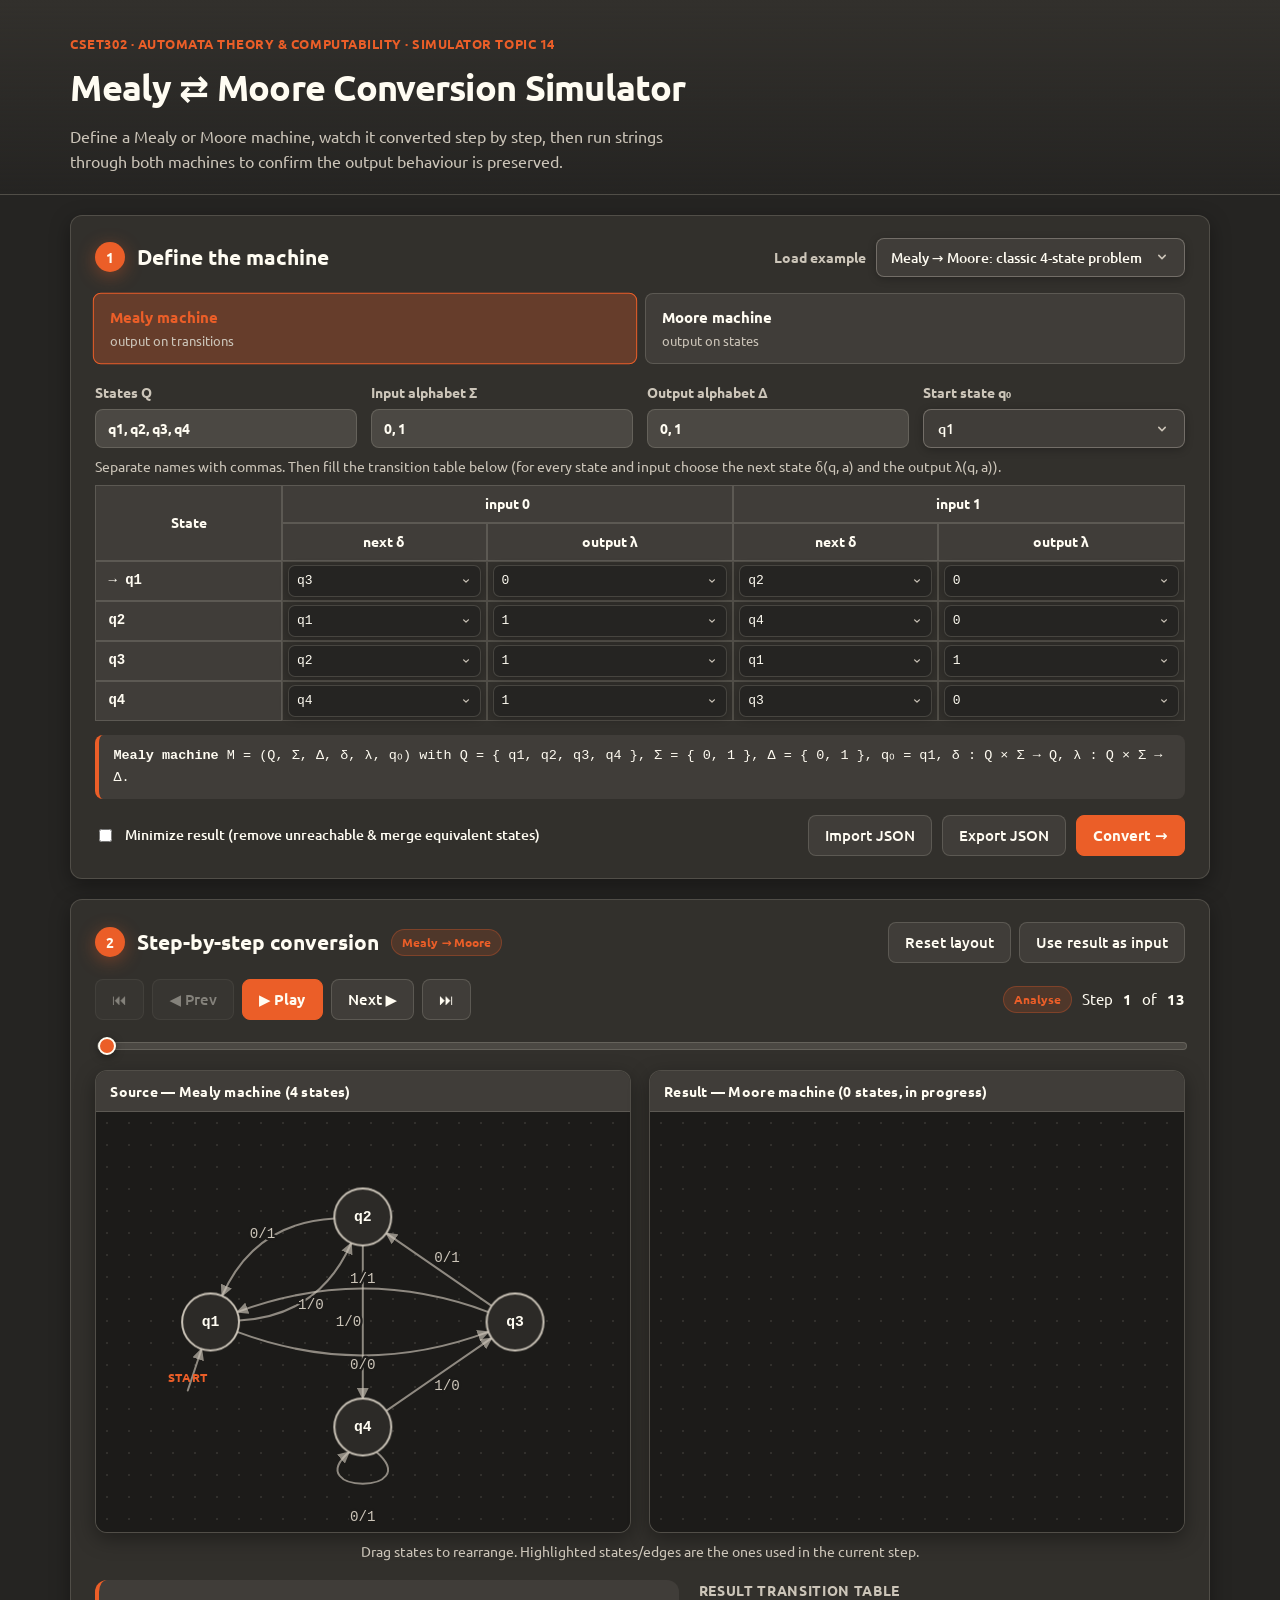
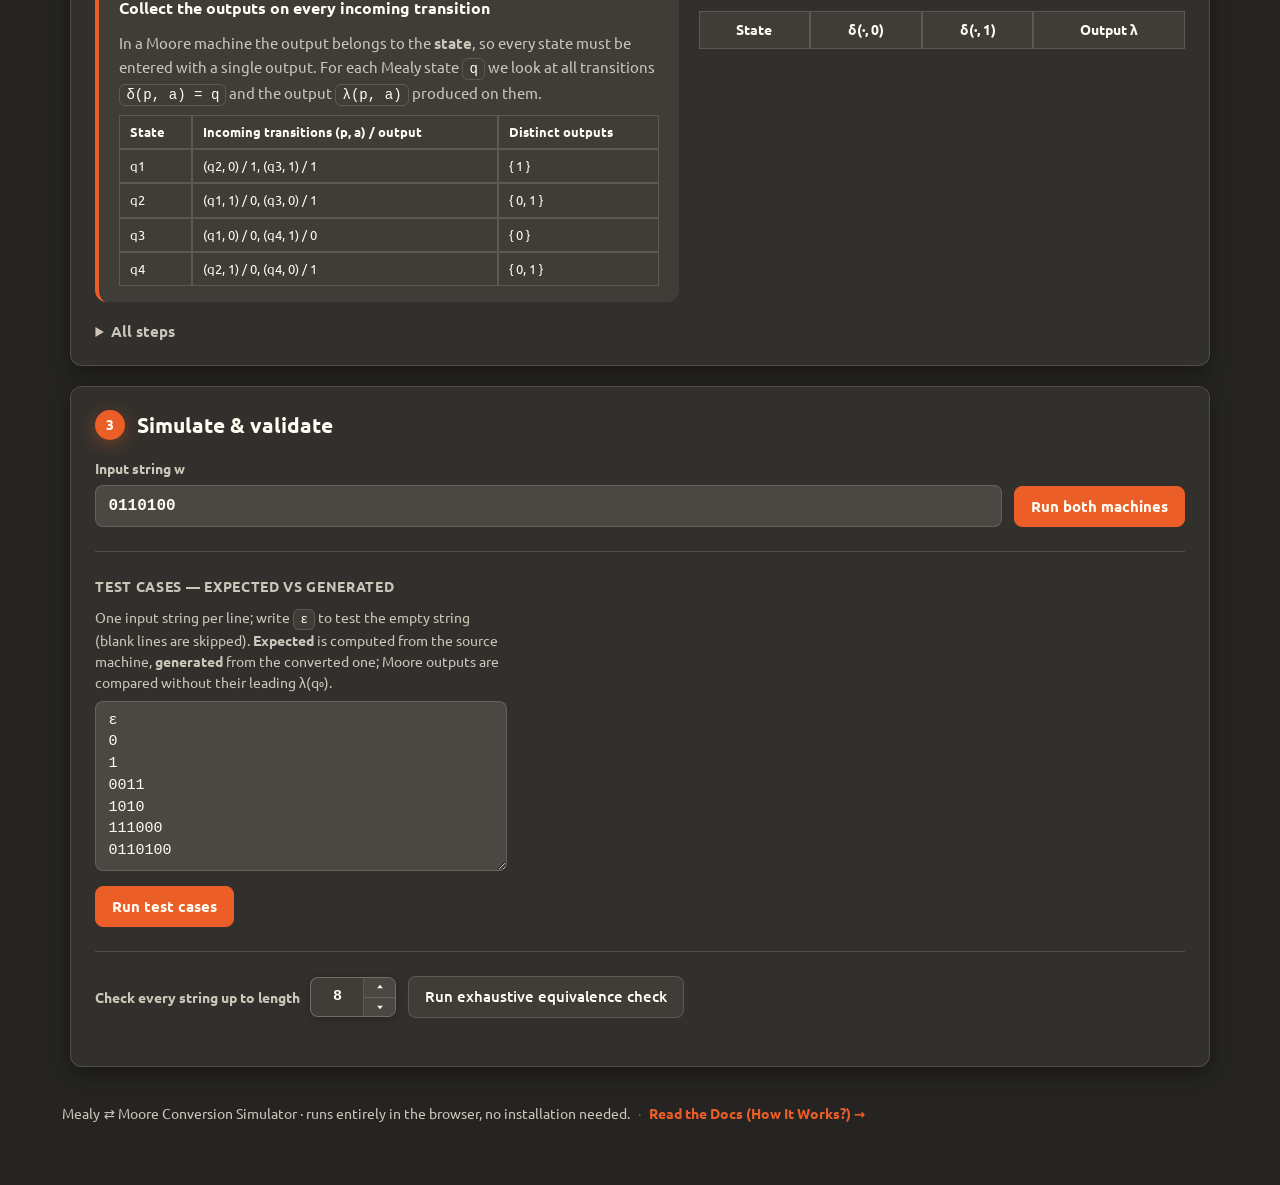
<file: MealyMooreSimulator/index.html>
<!doctype html>
<html lang="en" data-theme="dark">
<head>
  <meta charset="utf-8">
  <meta name="viewport" content="width=device-width, initial-scale=1">
  <title>Mealy ⇄ Moore Simulator</title>
  <link rel="preconnect" href="https://fonts.googleapis.com">
  <link rel="preconnect" href="https://fonts.gstatic.com" crossorigin>
  <link href="https://fonts.googleapis.com/css2?family=Ubuntu+Mono:ital,wght@0,400;0,700;1,400;1,700&family=Ubuntu:ital,wght@0,300;0,400;0,500;0,700;1,300;1,400;1,500;1,700&display=swap" rel="stylesheet">
  <link rel="stylesheet" href="css/style.css">
</head>
<body>
  <header class="top">
    <div class="wrap">
      <div>
        <p class="eyebrow">CSET302 · Automata Theory &amp; Computability · Simulator topic 14</p>
        <h1>Mealy ⇄ Moore Conversion Simulator</h1>
        <p class="lede">Define a Mealy or Moore machine, watch it converted step by step, then run strings through
          both machines to confirm the output behaviour is preserved.</p>
      </div>
    </div>
  </header>

  <main class="wrap">
    <!-- 1. Input -->
    <section class="card" id="input-card">
      <div class="card-head">
        <h2><span class="num">1</span> Define the machine</h2>
        <label class="inline">Load example
          <select id="example"><option value="">— choose —</option></select>
        </label>
      </div>

      <div class="seg" role="radiogroup" aria-label="Machine type">
        <button type="button" data-type="mealy" role="radio">Mealy machine <small>output on transitions</small></button>
        <button type="button" data-type="moore" role="radio">Moore machine <small>output on states</small></button>
      </div>

      <div class="fields">
        <label>States Q <input id="f-states" spellcheck="false" placeholder="q0, q1, q2"></label>
        <label>Input alphabet Σ <input id="f-inputs" spellcheck="false" placeholder="0, 1"></label>
        <label>Output alphabet Δ <input id="f-outputs" spellcheck="false" placeholder="0, 1"></label>
        <label>Start state q₀ <select id="f-start"></select></label>
      </div>
      <p class="hint">Separate names with commas. Then fill the transition table below
        (<span id="table-hint"></span>).</p>

      <div class="table-scroll"><table id="editor" class="tt editor"></table></div>

      <p class="formal" id="formal"></p>
      <div id="errors" class="errors" hidden></div>

      <div class="actions">
        <label class="check"><input type="checkbox" id="opt-min"> Minimize result (remove unreachable &amp; merge equivalent states)</label>
        <span class="spacer"></span>
        <button type="button" id="btn-import">Import JSON</button>
        <button type="button" id="btn-export">Export JSON</button>
        <button type="button" id="btn-convert" class="primary">Convert →</button>
        <input type="file" id="file-import" accept=".json,application/json" hidden>
      </div>
    </section>

    <!-- 2. Conversion -->
    <section class="card" id="convert-card" hidden>
      <div class="card-head">
        <h2><span class="num">2</span> Step-by-step conversion <span class="tag" id="direction"></span></h2>
        <div class="btn-row">
          <button type="button" id="btn-relayout" title="Re-arrange both diagrams">Reset layout</button>
          <button type="button" id="btn-use-result" title="Load the result into section 1 (round trip)">Use result as input</button>
        </div>
      </div>

      <div class="stepbar">
        <div class="btn-row">
          <button type="button" id="st-first" aria-label="First step">⏮</button>
          <button type="button" id="st-prev" aria-label="Previous step">◀ Prev</button>
          <button type="button" id="st-play" class="primary" aria-label="Play">▶ Play</button>
          <button type="button" id="st-next" aria-label="Next step">Next ▶</button>
          <button type="button" id="st-last" aria-label="Last step">⏭</button>
        </div>
        <div class="step-count"><span id="st-phase" class="tag"></span> Step <b id="st-num">1</b> of <b id="st-total">1</b></div>
      </div>
      <input type="range" id="st-range" min="0" max="0" value="0" aria-label="Step">

      <div class="diagrams">
        <figure>
          <figcaption id="cap-src">Source</figcaption>
          <svg id="svg-src" class="diagram" role="img" aria-label="Source machine diagram"></svg>
        </figure>
        <figure>
          <figcaption id="cap-res">Result</figcaption>
          <svg id="svg-res" class="diagram" role="img" aria-label="Result machine diagram"></svg>
        </figure>
      </div>
      <p class="hint center">Drag states to rearrange. Highlighted states/edges are the ones used in the current step.</p>

      <div class="step-detail">
        <article class="step-text">
          <h3 id="st-title"></h3>
          <div id="st-html"></div>
        </article>
        <div>
          <h3 class="sub">Result transition table</h3>
          <div class="table-scroll" id="res-table"></div>
        </div>
      </div>

      <details class="all-steps">
        <summary>All steps</summary>
        <ol id="step-list"></ol>
      </details>
    </section>

    <!-- 3. Simulation & validation -->
    <section class="card" id="sim-card" hidden>
      <div class="card-head">
        <h2><span class="num">3</span> Simulate &amp; validate</h2>
      </div>

      <div class="sim-input">
        <label>Input string w
          <input id="sim-word" spellcheck="false" placeholder="e.g. 0110 (or: a b b a)">
        </label>
        <button type="button" id="btn-run" class="primary">Run both machines</button>
      </div>
      <div id="sim-error" class="errors" hidden></div>

      <div id="sim-out" hidden>
        <div class="sim-scrub">
          <button type="button" id="sim-prev" aria-label="Previous symbol">◀</button>
          <input type="range" id="sim-range" min="0" max="0" value="0" aria-label="Symbols read">
          <button type="button" id="sim-next" aria-label="Next symbol">▶</button>
          <span id="sim-pos" class="muted"></span>
        </div>
        <div class="traces">
          <div><h3 class="sub" id="tr-a-title"></h3><div class="table-scroll" id="tr-a"></div></div>
          <div><h3 class="sub" id="tr-b-title"></h3><div class="table-scroll" id="tr-b"></div></div>
        </div>
        <div id="sim-verdict" class="verdict"></div>
      </div>

      <hr>

      <div class="tests">
        <div>
          <h3 class="sub">Test cases — expected vs generated</h3>
          <p class="hint">One input string per line; write <code>ε</code> to test the empty string (blank lines are skipped).
            <b>Expected</b> is computed from the source machine, <b>generated</b> from the converted one;
            Moore outputs are compared without their leading λ(q₀).</p>
          <textarea id="tests" rows="7" spellcheck="false"></textarea>
          <button type="button" id="btn-tests" class="primary">Run test cases</button>
        </div>
        <div class="table-scroll" id="tests-out"></div>
      </div>

      <hr>

      <div class="exhaustive">
        <label class="inline" for="ex-len">Check every string up to length
          <div class="custom-number-stepper">
            <input type="number" id="ex-len" min="0" max="16" value="8">
            <div class="stepper-controls">
              <button type="button" class="stepper-arrow stepper-up" id="ex-len-up" aria-label="Increase length" tabindex="-1">
                <svg viewBox="0 0 16 16" width="10" height="10" fill="currentColor">
                  <path d="M8 4.5l4.5 5.5H3.5z"/>
                </svg>
              </button>
              <button type="button" class="stepper-arrow stepper-down" id="ex-len-down" aria-label="Decrease length" tabindex="-1">
                <svg viewBox="0 0 16 16" width="10" height="10" fill="currentColor">
                  <path d="M8 11.5L3.5 6h9z"/>
                </svg>
              </button>
            </div>
          </div>
        </label>
        <button type="button" id="btn-exhaustive">Run exhaustive equivalence check</button>
        <div id="ex-out" class="verdict"></div>
      </div>
    </section>
  </main>

  <footer class="wrap foot">
    <span>Mealy ⇄ Moore Conversion Simulator · runs entirely in the browser, no installation needed.</span>
    <span class="foot-sep">·</span>
    <a href="docs.html" class="foot-link">Read the Docs (How It Works?) →</a>
  </footer>

  <script src="js/machine.js"></script>
  <script src="js/examples.js"></script>
  <script src="js/render.js"></script>
  <script src="js/app.js"></script>
</body>
</html>
</file>
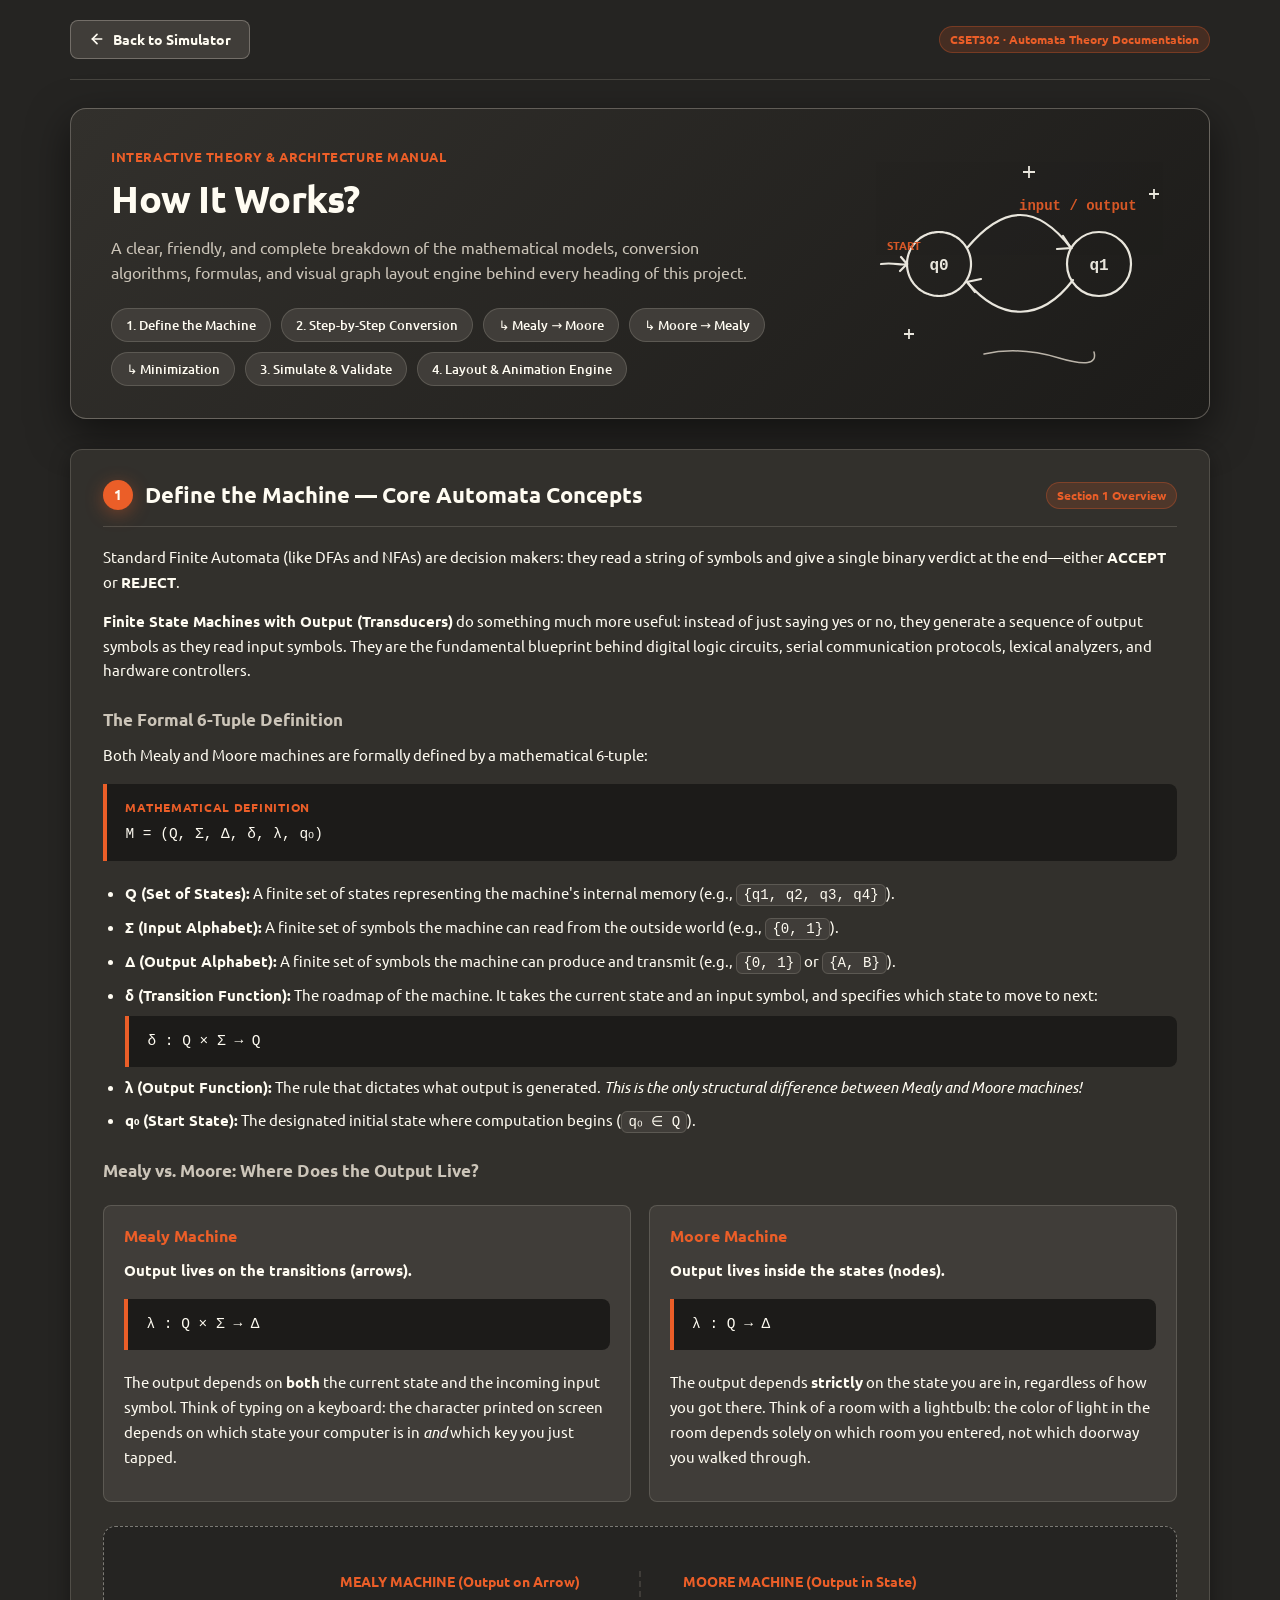
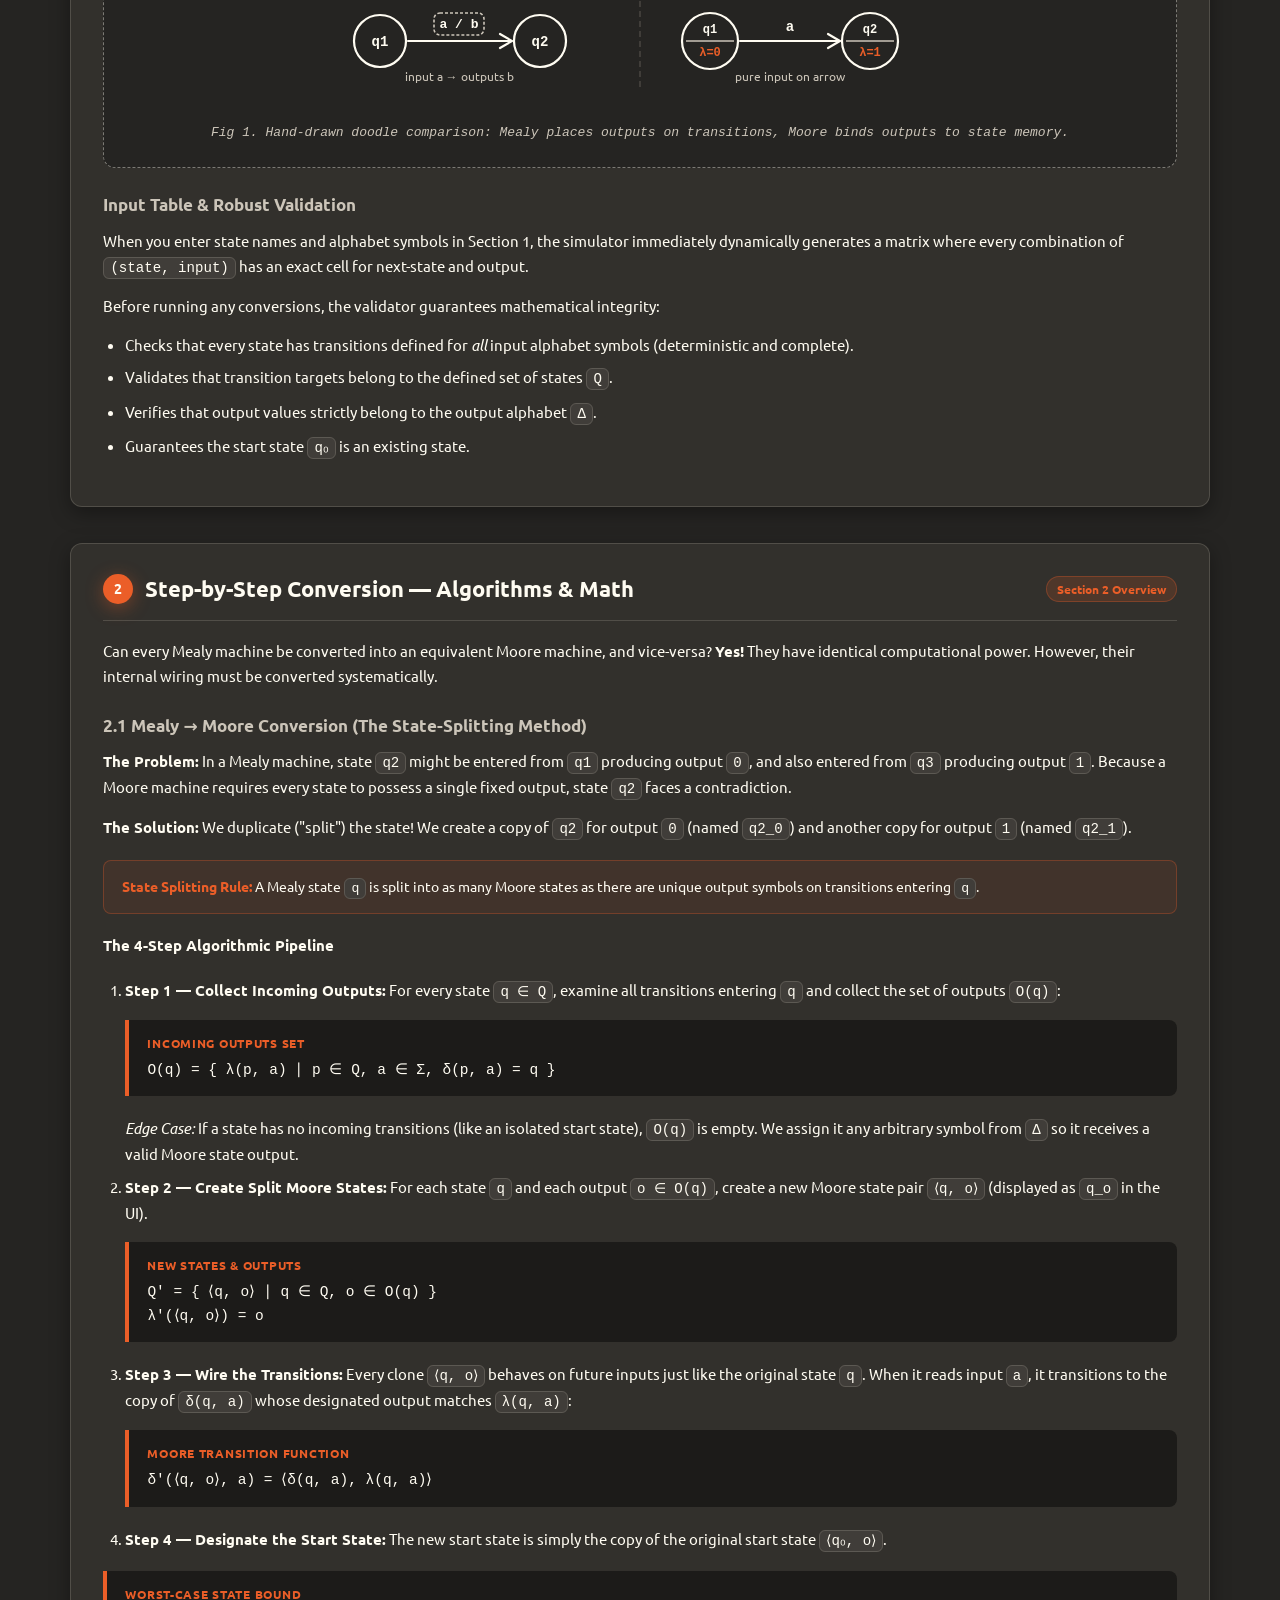
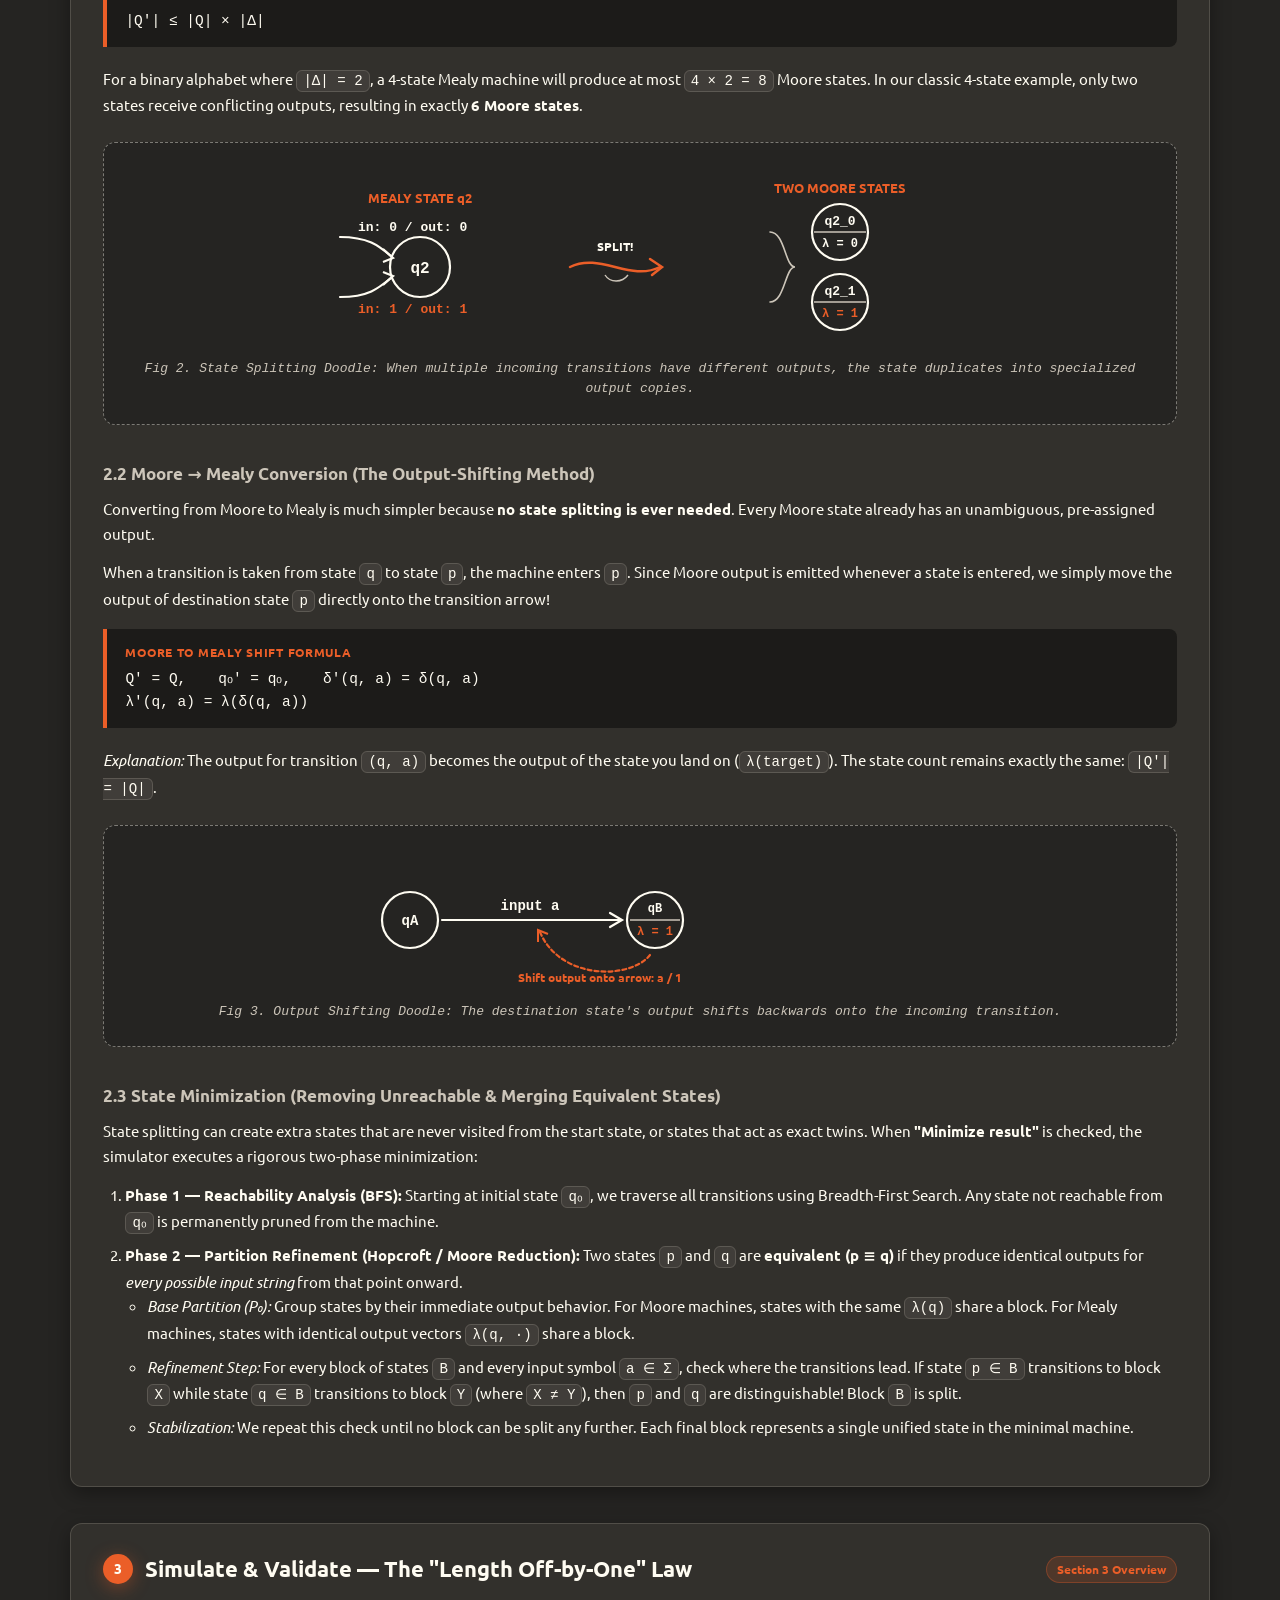
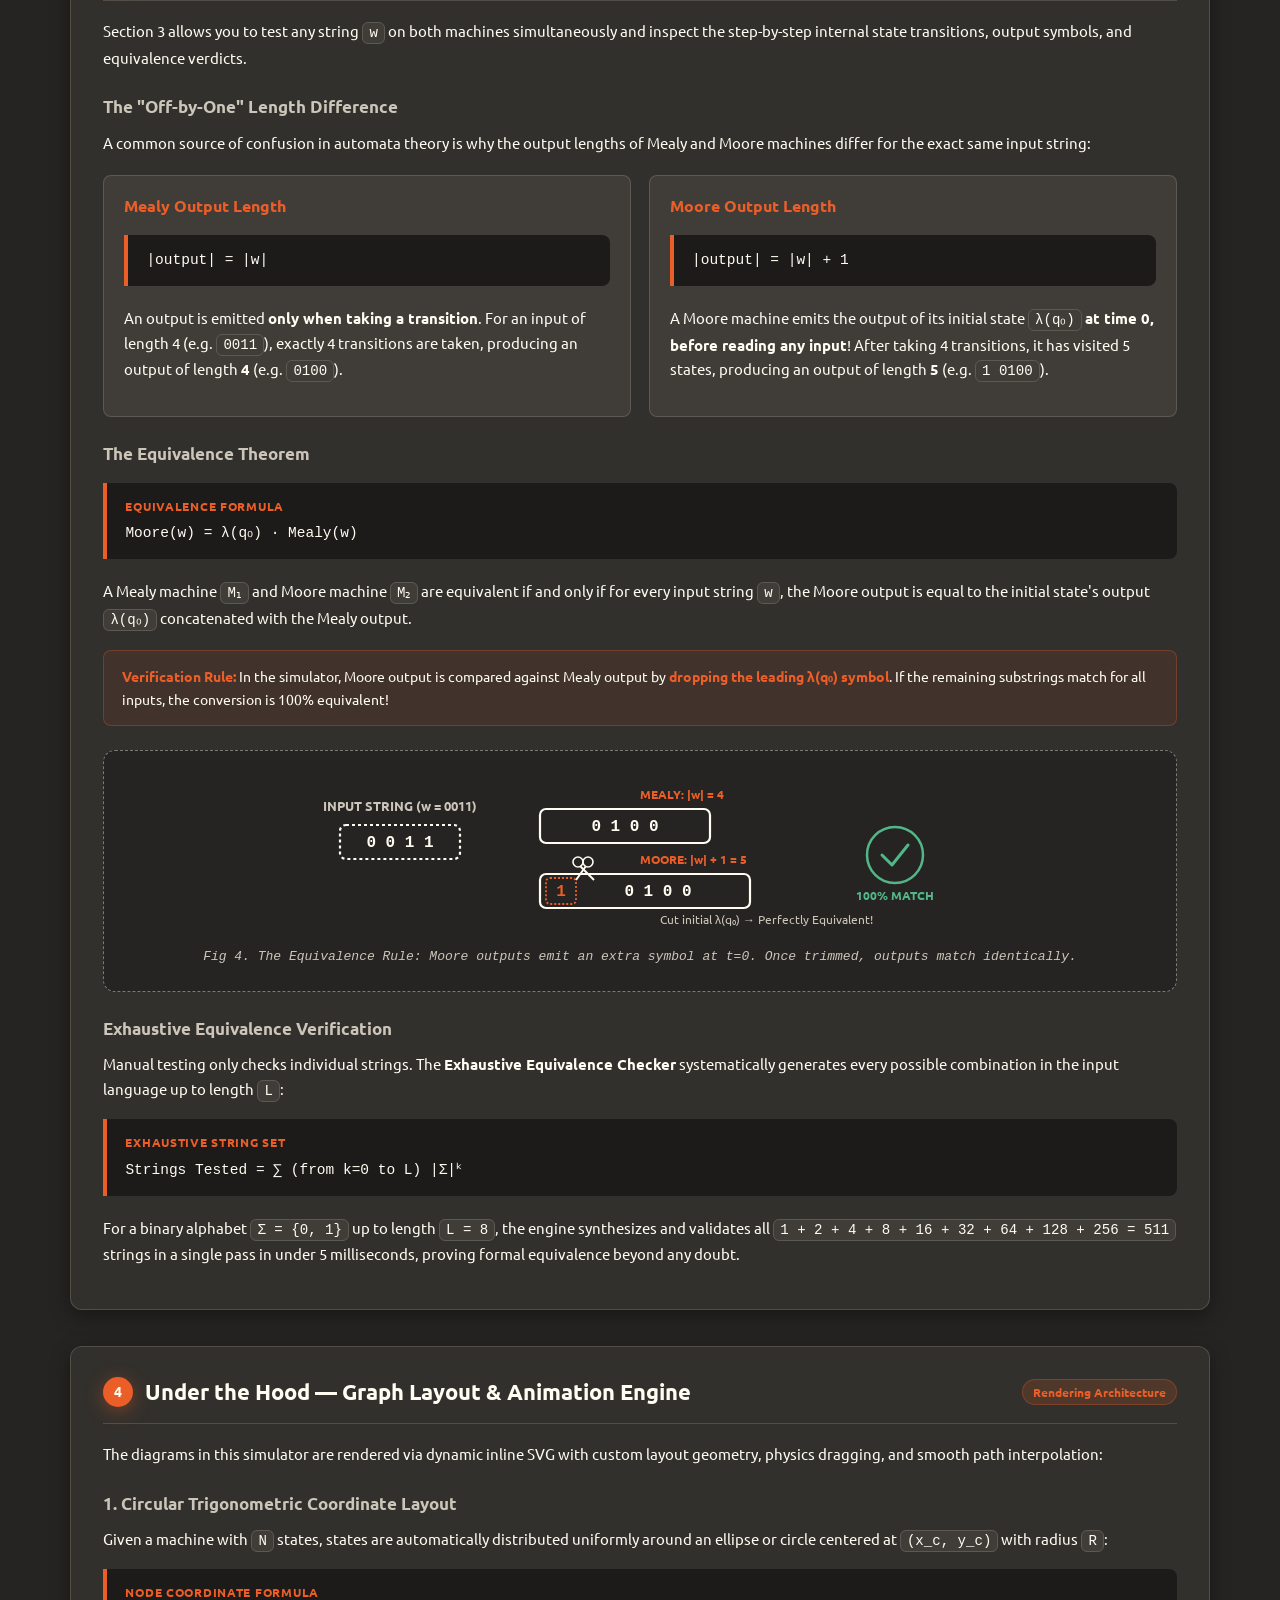
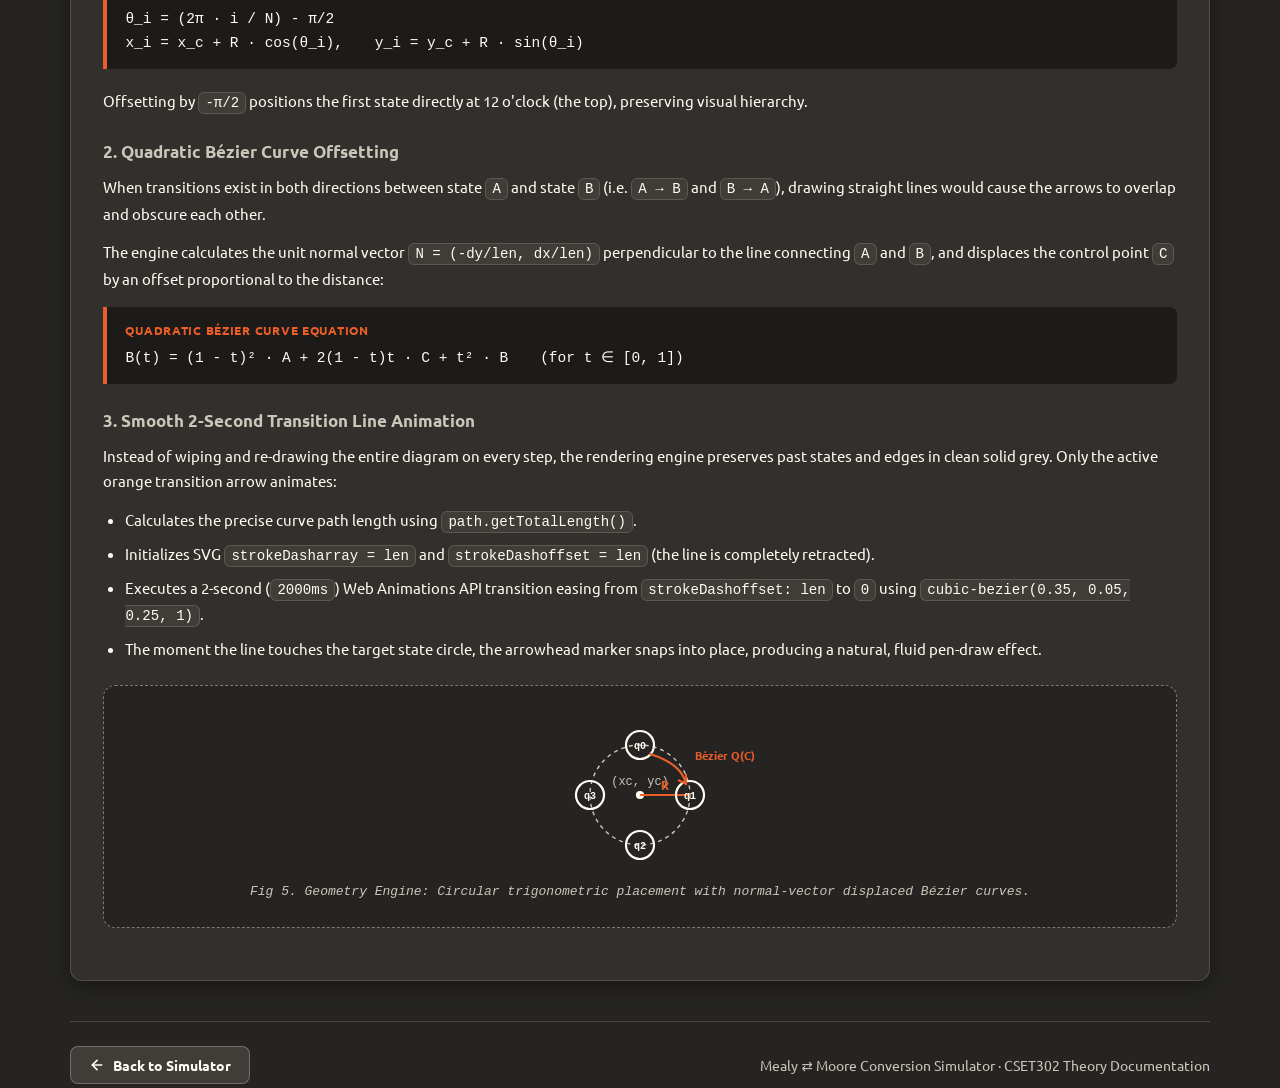
<file: MealyMooreSimulator/docs.html>
<!doctype html>
<html lang="en" data-theme="dark">
<head>
  <meta charset="utf-8">
  <meta name="viewport" content="width=device-width, initial-scale=1">
  <title>How It Works? · Mealy ⇄ Moore Conversion Simulator</title>
  <link rel="preconnect" href="https://fonts.googleapis.com">
  <link rel="preconnect" href="https://fonts.gstatic.com" crossorigin>
  <link href="https://fonts.googleapis.com/css2?family=Ubuntu+Mono:ital,wght@0,400;0,700;1,400;1,700&family=Ubuntu:ital,wght@0,300;0,400;0,500;0,700;1,300;1,400;1,500;1,700&display=swap" rel="stylesheet">
  <link rel="stylesheet" href="css/style.css">
</head>
<body>
  <div class="wrap">
    <!-- Top Navigation Bar -->
    <nav class="docs-nav-bar" aria-label="Documentation Navigation">
      <a href="index.html" class="btn-back">
        <svg viewBox="0 0 24 24" width="16" height="16" fill="none" stroke="currentColor" stroke-width="2.5" stroke-linecap="round" stroke-linejoin="round">
          <line x1="19" y1="12" x2="5" y2="12"></line>
          <polyline points="12 19 5 12 12 5"></polyline>
        </svg>
        Back to Simulator
      </a>
      <span class="tag">CSET302 · Automata Theory Documentation</span>
    </nav>

    <!-- Hero Section with White Doodle Art -->
    <header class="docs-hero">
      <div class="docs-hero-content">
        <p class="eyebrow">Interactive Theory &amp; Architecture Manual</p>
        <h1>How It Works?</h1>
        <p class="lead-p">
          A clear, friendly, and complete breakdown of the mathematical models, conversion algorithms,
          formulas, and visual graph layout engine behind every heading of this project.
        </p>

        <!-- Quick Jump Navigation -->
        <div class="docs-quick-nav">
          <a href="#heading-1" class="docs-quick-link">1. Define the Machine</a>
          <a href="#heading-2" class="docs-quick-link">2. Step-by-Step Conversion</a>
          <a href="#heading-2-mealy-moore" class="docs-quick-link">↳ Mealy → Moore</a>
          <a href="#heading-2-moore-mealy" class="docs-quick-link">↳ Moore → Mealy</a>
          <a href="#heading-2-min" class="docs-quick-link">↳ Minimization</a>
          <a href="#heading-3" class="docs-quick-link">3. Simulate &amp; Validate</a>
          <a href="#engine" class="docs-quick-link">4. Layout &amp; Animation Engine</a>
        </div>
      </div>

      <!-- Hero White Doodle Illustration -->
      <div class="doodle-hero-art" aria-hidden="true">
        <svg class="white-doodle-svg" viewBox="0 0 320 240" fill="none" stroke="#fffcf2" stroke-width="2.2">
          <!-- Sketchy start state q0 -->
          <circle cx="70" cy="120" r="32" stroke="#fffcf2" stroke-dasharray="2 0"/>
          <text x="70" y="126" font-family="'Ubuntu Mono', monospace" font-size="16" font-weight="700" fill="#fffcf2" text-anchor="middle" stroke="none">q0</text>
          
          <!-- Hand-drawn start arrow -->
          <path d="M 12 120 C 26 118, 32 122, 38 120" stroke-linecap="round"/>
          <path d="M 32 113 L 38 120 L 31 127" stroke-linecap="round"/>
          <text x="18" y="106" font-family="'Ubuntu', sans-serif" font-size="11" font-weight="600" fill="#eb5e28" stroke="none">START</text>

          <!-- Sketchy target state q1 -->
          <circle cx="230" cy="120" r="32" stroke="#fffcf2"/>
          <text x="230" y="126" font-family="'Ubuntu Mono', monospace" font-size="16" font-weight="700" fill="#fffcf2" text-anchor="middle" stroke="none">q1</text>

          <!-- Curved transition arrow (top) -->
          <path d="M 98 104 C 135 60, 168 60, 202 104" stroke-linecap="round"/>
          <path d="M 194 92 L 202 104 L 188 105" stroke-linecap="round"/>
          <text x="150" y="66" font-family="'Ubuntu Mono', monospace" font-size="14" font-weight="700" fill="#eb5e28" stroke="none">input / output</text>

          <!-- Curved transition arrow (bottom) -->
          <path d="M 204 136 C 172 178, 132 178, 98 138" stroke-linecap="round"/>
          <path d="M 106 148 L 98 138 L 112 135" stroke-linecap="round"/>

          <!-- Doodle sparkles / stars -->
          <path d="M 160 22 L 160 34 M 154 28 L 166 28" stroke-width="1.8"/>
          <path d="M 285 45 L 285 55 M 280 50 L 290 50" stroke-width="1.8"/>
          <path d="M 40 185 L 40 195 M 35 190 L 45 190" stroke-width="1.8"/>

          <!-- Wavy sketch underlines -->
          <path d="M 115 210 Q 150 202, 190 214 T 225 208" stroke="#ccc5b9" stroke-width="1.5" stroke-linecap="round"/>
        </svg>
      </div>
    </header>

    <main>
      <!-- ============================================================== -->
      <!-- SECTION 1: DEFINE THE MACHINE                                  -->
      <!-- ============================================================== -->
      <section class="docs-section" id="heading-1">
        <article class="docs-card">
          <div class="docs-card-header">
            <h2><span class="num">1</span> Define the Machine — Core Automata Concepts</h2>
            <span class="tag">Section 1 Overview</span>
          </div>

          <p>
            Standard Finite Automata (like DFAs and NFAs) are decision makers: they read a string of symbols and give a
            single binary verdict at the end—either <b>ACCEPT</b> or <b>REJECT</b>.
          </p>
          <p>
            <b>Finite State Machines with Output (Transducers)</b> do something much more useful: instead of just saying yes or no,
            they generate a sequence of output symbols as they read input symbols. They are the fundamental blueprint behind
            digital logic circuits, serial communication protocols, lexical analyzers, and hardware controllers.
          </p>

          <h3>The Formal 6-Tuple Definition</h3>
          <p>Both Mealy and Moore machines are formally defined by a mathematical 6-tuple:</p>

          <div class="formula-box">
            <span class="formula-title">Mathematical Definition</span>
            M = (Q, Σ, Δ, δ, λ, q₀)
          </div>

          <ul>
            <li><b>Q (Set of States):</b> A finite set of states representing the machine's internal memory (e.g., <code>{q1, q2, q3, q4}</code>).</li>
            <li><b>Σ (Input Alphabet):</b> A finite set of symbols the machine can read from the outside world (e.g., <code>{0, 1}</code>).</li>
            <li><b>Δ (Output Alphabet):</b> A finite set of symbols the machine can produce and transmit (e.g., <code>{0, 1}</code> or <code>{A, B}</code>).</li>
            <li><b>δ (Transition Function):</b> The roadmap of the machine. It takes the current state and an input symbol, and specifies which state to move to next:
              <div class="formula-box" style="margin: 8px 0;">δ : Q × Σ → Q</div>
            </li>
            <li><b>λ (Output Function):</b> The rule that dictates what output is generated. <i>This is the only structural difference between Mealy and Moore machines!</i></li>
            <li><b>q₀ (Start State):</b> The designated initial state where computation begins (<code>q₀ ∈ Q</code>).</li>
          </ul>

          <h3>Mealy vs. Moore: Where Does the Output Live?</h3>

          <div class="comparison-grid">
            <div class="comparison-col">
              <h4>Mealy Machine</h4>
              <p><b>Output lives on the transitions (arrows).</b></p>
              <div class="formula-box">λ : Q × Σ → Δ</div>
              <p>
                The output depends on <b>both</b> the current state and the incoming input symbol.
                Think of typing on a keyboard: the character printed on screen depends on which state your computer is in
                <i>and</i> which key you just tapped.
              </p>
            </div>
            <div class="comparison-col">
              <h4>Moore Machine</h4>
              <p><b>Output lives inside the states (nodes).</b></p>
              <div class="formula-box">λ : Q → Δ</div>
              <p>
                The output depends <b>strictly</b> on the state you are in, regardless of how you got there.
                Think of a room with a lightbulb: the color of light in the room depends solely on which room you entered,
                not which doorway you walked through.
              </p>
            </div>
          </div>

          <!-- White Doodle Art #1: Mealy vs Moore Visual Comparison -->
          <div class="doodle-card">
            <svg class="white-doodle-svg" viewBox="0 0 680 160" width="680" height="160" fill="none" stroke="#fffcf2" stroke-width="2.2">
              <!-- Left side: Mealy Machine sketch -->
              <g transform="translate(40, 20)">
                <text x="120" y="16" font-family="'Ubuntu', sans-serif" font-size="14" font-weight="700" fill="#eb5e28" stroke="none" text-anchor="middle">MEALY MACHINE (Output on Arrow)</text>
                <!-- State A -->
                <circle cx="40" cy="70" r="26" stroke="#fffcf2"/>
                <text x="40" y="75" font-family="'Ubuntu Mono', monospace" font-size="14" font-weight="700" fill="#fffcf2" stroke="none" text-anchor="middle">q1</text>
                <!-- State B -->
                <circle cx="200" cy="70" r="26" stroke="#fffcf2"/>
                <text x="200" y="75" font-family="'Ubuntu Mono', monospace" font-size="14" font-weight="700" fill="#fffcf2" stroke="none" text-anchor="middle">q2</text>
                <!-- Transition with a/b -->
                <path d="M 68 70 L 170 70" stroke-linecap="round"/>
                <path d="M 160 63 L 172 70 L 160 77" stroke-linecap="round"/>
                <!-- Output tag doodle -->
                <rect x="94" y="42" width="50" height="22" rx="6" stroke="#ccc5b9" stroke-width="1.6" stroke-dasharray="3 2"/>
                <text x="119" y="57" font-family="'Ubuntu Mono', monospace" font-size="13" font-weight="700" fill="#fffcf2" stroke="none" text-anchor="middle">a / b</text>
                <text x="119" y="110" font-family="'Ubuntu', sans-serif" font-size="12" fill="#ccc5b9" stroke="none" text-anchor="middle">input a → outputs b</text>
              </g>

              <!-- Divider -->
              <line x1="340" y1="20" x2="340" y2="140" stroke="#403d39" stroke-width="2" stroke-dasharray="6 4"/>

              <!-- Right side: Moore Machine sketch -->
              <g transform="translate(360, 20)">
                <text x="140" y="16" font-family="'Ubuntu', sans-serif" font-size="14" font-weight="700" fill="#eb5e28" stroke="none" text-anchor="middle">MOORE MACHINE (Output in State)</text>
                <!-- State A with divider inside -->
                <circle cx="50" cy="70" r="28" stroke="#fffcf2"/>
                <line x1="26" y1="70" x2="74" y2="70" stroke="#ccc5b9" stroke-width="1.5"/>
                <text x="50" y="62" font-family="'Ubuntu Mono', monospace" font-size="12" font-weight="700" fill="#fffcf2" stroke="none" text-anchor="middle">q1</text>
                <text x="50" y="85" font-family="'Ubuntu Mono', monospace" font-size="12" font-weight="700" fill="#eb5e28" stroke="none" text-anchor="middle">λ=0</text>
                <!-- State B with divider inside -->
                <circle cx="210" cy="70" r="28" stroke="#fffcf2"/>
                <line x1="186" y1="70" x2="234" y2="70" stroke="#ccc5b9" stroke-width="1.5"/>
                <text x="210" y="62" font-family="'Ubuntu Mono', monospace" font-size="12" font-weight="700" fill="#fffcf2" stroke="none" text-anchor="middle">q2</text>
                <text x="210" y="85" font-family="'Ubuntu Mono', monospace" font-size="12" font-weight="700" fill="#eb5e28" stroke="none" text-anchor="middle">λ=1</text>
                <!-- Transition with only input 'a' -->
                <path d="M 80 70 L 178 70" stroke-linecap="round"/>
                <path d="M 168 63 L 180 70 L 168 77" stroke-linecap="round"/>
                <text x="130" y="60" font-family="'Ubuntu Mono', monospace" font-size="14" font-weight="700" fill="#fffcf2" stroke="none" text-anchor="middle">a</text>
                <text x="130" y="110" font-family="'Ubuntu', sans-serif" font-size="12" fill="#ccc5b9" stroke="none" text-anchor="middle">pure input on arrow</text>
              </g>
            </svg>
            <div class="doodle-caption">Fig 1. Hand-drawn doodle comparison: Mealy places outputs on transitions, Moore binds outputs to state memory.</div>
          </div>

          <h3>Input Table &amp; Robust Validation</h3>
          <p>
            When you enter state names and alphabet symbols in Section 1, the simulator immediately dynamically generates a matrix
            where every combination of <code>(state, input)</code> has an exact cell for next-state and output.
          </p>
          <p>
            Before running any conversions, the validator guarantees mathematical integrity:
          </p>
          <ul>
            <li>Checks that every state has transitions defined for <i>all</i> input alphabet symbols (deterministic and complete).</li>
            <li>Validates that transition targets belong to the defined set of states <code>Q</code>.</li>
            <li>Verifies that output values strictly belong to the output alphabet <code>Δ</code>.</li>
            <li>Guarantees the start state <code>q₀</code> is an existing state.</li>
          </ul>
        </article>
      </section>

      <!-- ============================================================== -->
      <!-- SECTION 2: STEP-BY-STEP CONVERSION                             -->
      <!-- ============================================================== -->
      <section class="docs-section" id="heading-2">
        <article class="docs-card">
          <div class="docs-card-header">
            <h2><span class="num">2</span> Step-by-Step Conversion — Algorithms &amp; Math</h2>
            <span class="tag">Section 2 Overview</span>
          </div>

          <p>
            Can every Mealy machine be converted into an equivalent Moore machine, and vice-versa?
            <b>Yes!</b> They have identical computational power. However, their internal wiring must be converted systematically.
          </p>

          <!-- Subsection: Mealy to Moore -->
          <div id="heading-2-mealy-moore">
            <h3>2.1 Mealy → Moore Conversion (The State-Splitting Method)</h3>
            <p>
              <b>The Problem:</b> In a Mealy machine, state <code>q2</code> might be entered from <code>q1</code> producing output <code>0</code>,
              and also entered from <code>q3</code> producing output <code>1</code>.
              Because a Moore machine requires every state to possess a single fixed output, state <code>q2</code> faces a contradiction.
            </p>
            <p>
              <b>The Solution:</b> We duplicate ("split") the state! We create a copy of <code>q2</code> for output <code>0</code> (named <code>q2_0</code>)
              and another copy for output <code>1</code> (named <code>q2_1</code>).
            </p>

            <div class="callout-box">
              <p><b>State Splitting Rule:</b> A Mealy state <code>q</code> is split into as many Moore states as there are unique output symbols on transitions entering <code>q</code>.</p>
            </div>

            <h4>The 4-Step Algorithmic Pipeline</h4>
            <ol>
              <li>
                <b>Step 1 — Collect Incoming Outputs:</b>
                For every state <code>q ∈ Q</code>, examine all transitions entering <code>q</code> and collect the set of outputs <code>O(q)</code>:
                <div class="formula-box">
                  <span class="formula-title">Incoming Outputs Set</span>
                  O(q) = { λ(p, a) ∣ p ∈ Q, a ∈ Σ, δ(p, a) = q }
                </div>
                <i>Edge Case:</i> If a state has no incoming transitions (like an isolated start state), <code>O(q)</code> is empty. We assign it any arbitrary symbol from <code>Δ</code> so it receives a valid Moore state output.
              </li>
              <li>
                <b>Step 2 — Create Split Moore States:</b>
                For each state <code>q</code> and each output <code>o ∈ O(q)</code>, create a new Moore state pair <code>⟨q, o⟩</code> (displayed as <code>q_o</code> in the UI).
                <div class="formula-box">
                  <span class="formula-title">New States &amp; Outputs</span>
                  Q' = { ⟨q, o⟩ ∣ q ∈ Q, o ∈ O(q) }<br>
                  λ'(⟨q, o⟩) = o
                </div>
              </li>
              <li>
                <b>Step 3 — Wire the Transitions:</b>
                Every clone <code>⟨q, o⟩</code> behaves on future inputs just like the original state <code>q</code>.
                When it reads input <code>a</code>, it transitions to the copy of <code>δ(q, a)</code> whose designated output matches <code>λ(q, a)</code>:
                <div class="formula-box">
                  <span class="formula-title">Moore Transition Function</span>
                  δ'(⟨q, o⟩, a) = ⟨δ(q, a), λ(q, a)⟩
                </div>
              </li>
              <li>
                <b>Step 4 — Designate the Start State:</b>
                The new start state is simply the copy of the original start state <code>⟨q₀, o⟩</code>.
              </li>
            </ol>

            <div class="formula-box">
              <span class="formula-title">Worst-Case State Bound</span>
              |Q'| ≤ |Q| × |Δ|
            </div>
            <p>
              For a binary alphabet where <code>|Δ| = 2</code>, a 4-state Mealy machine will produce at most <code>4 × 2 = 8</code> Moore states.
              In our classic 4-state example, only two states receive conflicting outputs, resulting in exactly <b>6 Moore states</b>.
            </p>

            <!-- White Doodle Art #2: State Splitting Doodle -->
            <div class="doodle-card">
              <svg class="white-doodle-svg" viewBox="0 0 680 180" width="680" height="180" fill="none" stroke="#fffcf2" stroke-width="2.2">
                <!-- Original Mealy State q2 with conflicting inputs -->
                <g transform="translate(40, 20)">
                  <text x="80" y="16" font-family="'Ubuntu', sans-serif" font-size="13" font-weight="700" fill="#eb5e28" stroke="none" text-anchor="middle">MEALY STATE q2</text>
                  <circle cx="80" cy="80" r="30" stroke="#fffcf2"/>
                  <text x="80" y="86" font-family="'Ubuntu Mono', monospace" font-size="16" font-weight="700" fill="#fffcf2" stroke="none" text-anchor="middle">q2</text>
                  <!-- Incoming 1 -->
                  <path d="M 0 50 C 30 50, 40 60, 52 70" stroke-linecap="round"/>
                  <path d="M 43 62 L 53 71 L 43 75"/>
                  <text x="18" y="44" font-family="'Ubuntu Mono', monospace" font-size="13" font-weight="700" fill="#fffcf2" stroke="none">in: 0 / out: 0</text>
                  <!-- Incoming 2 -->
                  <path d="M 0 110 C 30 110, 40 100, 52 90" stroke-linecap="round"/>
                  <path d="M 43 85 L 53 89 L 43 98"/>
                  <text x="18" y="126" font-family="'Ubuntu Mono', monospace" font-size="13" font-weight="700" fill="#eb5e28" stroke="none">in: 1 / out: 1</text>
                </g>

                <!-- Center split arrow with scribble cloud -->
                <g transform="translate(260, 60)">
                  <path d="M 10 40 C 40 25, 70 55, 100 40" stroke="#eb5e28" stroke-width="2.5" stroke-linecap="round"/>
                  <path d="M 90 32 L 102 40 L 92 48" stroke="#eb5e28" stroke-width="2.5" stroke-linecap="round"/>
                  <text x="55" y="24" font-family="'Ubuntu', sans-serif" font-size="12" font-weight="700" fill="#fffcf2" stroke="none" text-anchor="middle">SPLIT!</text>
                  <path d="M 45 48 C 50 56, 62 56, 68 48" stroke="#ccc5b9" stroke-width="1.4"/>
                </g>

                <!-- Right side: Two Moore States -->
                <g transform="translate(420, 10)">
                  <text x="120" y="16" font-family="'Ubuntu', sans-serif" font-size="13" font-weight="700" fill="#eb5e28" stroke="none" text-anchor="middle">TWO MOORE STATES</text>
                  <!-- State q2_0 -->
                  <circle cx="120" cy="55" r="28" stroke="#fffcf2"/>
                  <line x1="94" y1="55" x2="146" y2="55" stroke="#ccc5b9" stroke-width="1.5"/>
                  <text x="120" y="48" font-family="'Ubuntu Mono', monospace" font-size="13" font-weight="700" fill="#fffcf2" stroke="none" text-anchor="middle">q2_0</text>
                  <text x="120" y="70" font-family="'Ubuntu Mono', monospace" font-size="12" font-weight="700" fill="#fffcf2" stroke="none" text-anchor="middle">λ = 0</text>
                  <!-- State q2_1 -->
                  <circle cx="120" cy="125" r="28" stroke="#fffcf2"/>
                  <line x1="94" y1="125" x2="146" y2="125" stroke="#ccc5b9" stroke-width="1.5"/>
                  <text x="120" y="118" font-family="'Ubuntu Mono', monospace" font-size="13" font-weight="700" fill="#fffcf2" stroke="none" text-anchor="middle">q2_1</text>
                  <text x="120" y="140" font-family="'Ubuntu Mono', monospace" font-size="12" font-weight="700" fill="#eb5e28" stroke="none" text-anchor="middle">λ = 1</text>
                  <!-- Curly brace grouping -->
                  <path d="M 50 55 C 65 55, 65 90, 75 90 C 65 90, 65 125, 50 125" stroke="#ccc5b9" stroke-width="1.6" stroke-linecap="round"/>
                </g>
              </svg>
              <div class="doodle-caption">Fig 2. State Splitting Doodle: When multiple incoming transitions have different outputs, the state duplicates into specialized output copies.</div>
            </div>
          </div>

          <!-- Subsection: Moore to Mealy -->
          <div id="heading-2-moore-mealy" style="margin-top: 36px;">
            <h3>2.2 Moore → Mealy Conversion (The Output-Shifting Method)</h3>
            <p>
              Converting from Moore to Mealy is much simpler because <b>no state splitting is ever needed</b>.
              Every Moore state already has an unambiguous, pre-assigned output.
            </p>
            <p>
              When a transition is taken from state <code>q</code> to state <code>p</code>, the machine enters <code>p</code>.
              Since Moore output is emitted whenever a state is entered, we simply move the output of destination state <code>p</code>
              directly onto the transition arrow!
            </p>

            <div class="formula-box">
              <span class="formula-title">Moore to Mealy Shift Formula</span>
              Q' = Q, &emsp; q₀' = q₀, &emsp; δ'(q, a) = δ(q, a)<br>
              λ'(q, a) = λ(δ(q, a))
            </div>

            <p>
              <i>Explanation:</i> The output for transition <code>(q, a)</code> becomes the output of the state you land on (<code>λ(target)</code>).
              The state count remains exactly the same: <code>|Q'| = |Q|</code>.
            </p>

            <!-- White Doodle Art #3: Output Shifting Doodle -->
            <div class="doodle-card">
              <svg class="white-doodle-svg" viewBox="0 0 680 140" width="680" height="140" fill="none" stroke="#fffcf2" stroke-width="2.2">
                <g transform="translate(60, 20)">
                  <!-- From State qA -->
                  <circle cx="50" cy="50" r="28" stroke="#fffcf2"/>
                  <text x="50" y="55" font-family="'Ubuntu Mono', monospace" font-size="14" font-weight="700" fill="#fffcf2" stroke="none" text-anchor="middle">qA</text>

                  <!-- Transition arrow -->
                  <path d="M 82 50 L 260 50" stroke-linecap="round"/>
                  <path d="M 250 43 L 262 50 L 250 57" stroke-linecap="round"/>
                  <text x="170" y="40" font-family="'Ubuntu Mono', monospace" font-size="14" font-weight="700" fill="#fffcf2" stroke="none" text-anchor="middle">input a</text>

                  <!-- Destination State qB with output inside -->
                  <circle cx="295" cy="50" r="28" stroke="#fffcf2"/>
                  <line x1="270" y1="50" x2="320" y2="50" stroke="#ccc5b9" stroke-width="1.5"/>
                  <text x="295" y="42" font-family="'Ubuntu Mono', monospace" font-size="12" font-weight="700" fill="#fffcf2" stroke="none" text-anchor="middle">qB</text>
                  <text x="295" y="65" font-family="'Ubuntu Mono', monospace" font-size="12" font-weight="700" fill="#eb5e28" stroke="none" text-anchor="middle">λ = 1</text>

                  <!-- Shift curved animation doodle arrow -->
                  <path d="M 290 85 C 270 110, 200 110, 180 62" stroke="#eb5e28" stroke-width="2.2" stroke-dasharray="4 3" stroke-linecap="round"/>
                  <path d="M 188 64 L 178 60 L 178 72" stroke="#eb5e28" stroke-width="2"/>
                  <text x="240" y="112" font-family="'Ubuntu', sans-serif" font-size="12" font-weight="700" fill="#eb5e28" stroke="none" text-anchor="middle">Shift output onto arrow: a / 1</text>
                </g>
              </svg>
              <div class="doodle-caption">Fig 3. Output Shifting Doodle: The destination state's output shifts backwards onto the incoming transition.</div>
            </div>
          </div>

          <!-- Subsection: Minimization -->
          <div id="heading-2-min" style="margin-top: 36px;">
            <h3>2.3 State Minimization (Removing Unreachable &amp; Merging Equivalent States)</h3>
            <p>
              State splitting can create extra states that are never visited from the start state, or states that act as exact twins.
              When <b>"Minimize result"</b> is checked, the simulator executes a rigorous two-phase minimization:
            </p>

            <ol>
              <li>
                <b>Phase 1 — Reachability Analysis (BFS):</b>
                Starting at initial state <code>q₀</code>, we traverse all transitions using Breadth-First Search.
                Any state not reachable from <code>q₀</code> is permanently pruned from the machine.
              </li>
              <li>
                <b>Phase 2 — Partition Refinement (Hopcroft / Moore Reduction):</b>
                Two states <code>p</code> and <code>q</code> are <b>equivalent (p ≡ q)</b> if they produce identical outputs
                for <i>every possible input string</i> from that point onward.
                <ul>
                  <li><i>Base Partition (P₀):</i> Group states by their immediate output behavior. For Moore machines, states with the same <code>λ(q)</code> share a block. For Mealy machines, states with identical output vectors <code>λ(q, ·)</code> share a block.</li>
                  <li><i>Refinement Step:</i> For every block of states <code>B</code> and every input symbol <code>a ∈ Σ</code>, check where the transitions lead. If state <code>p ∈ B</code> transitions to block <code>X</code> while state <code>q ∈ B</code> transitions to block <code>Y</code> (where <code>X ≠ Y</code>), then <code>p</code> and <code>q</code> are distinguishable! Block <code>B</code> is split.</li>
                  <li><i>Stabilization:</i> We repeat this check until no block can be split any further. Each final block represents a single unified state in the minimal machine.</li>
                </ul>
              </li>
            </ol>
          </div>
        </article>
      </section>

      <!-- ============================================================== -->
      <!-- SECTION 3: SIMULATE & VALIDATE                                 -->
      <!-- ============================================================== -->
      <section class="docs-section" id="heading-3">
        <article class="docs-card">
          <div class="docs-card-header">
            <h2><span class="num">3</span> Simulate &amp; Validate — The "Length Off-by-One" Law</h2>
            <span class="tag">Section 3 Overview</span>
          </div>

          <p>
            Section 3 allows you to test any string <code>w</code> on both machines simultaneously and inspect the step-by-step
            internal state transitions, output symbols, and equivalence verdicts.
          </p>

          <h3>The "Off-by-One" Length Difference</h3>
          <p>
            A common source of confusion in automata theory is why the output lengths of Mealy and Moore machines differ for the
            exact same input string:
          </p>

          <div class="comparison-grid">
            <div class="comparison-col">
              <h4>Mealy Output Length</h4>
              <div class="formula-box">|output| = |w|</div>
              <p>
                An output is emitted <b>only when taking a transition</b>.
                For an input of length 4 (e.g. <code>0011</code>), exactly 4 transitions are taken, producing an output of length <b>4</b> (e.g. <code>0100</code>).
              </p>
            </div>
            <div class="comparison-col">
              <h4>Moore Output Length</h4>
              <div class="formula-box">|output| = |w| + 1</div>
              <p>
                A Moore machine emits the output of its initial state <code>λ(q₀)</code> <b>at time 0, before reading any input</b>!
                After taking 4 transitions, it has visited 5 states, producing an output of length <b>5</b> (e.g. <code>1 0100</code>).
              </p>
            </div>
          </div>

          <h3>The Equivalence Theorem</h3>
          <div class="formula-box">
            <span class="formula-title">Equivalence Formula</span>
            Moore(w) = λ(q₀) · Mealy(w)
          </div>
          <p>
            A Mealy machine <code>M₁</code> and Moore machine <code>M₂</code> are equivalent if and only if for every input string <code>w</code>,
            the Moore output is equal to the initial state's output <code>λ(q₀)</code> concatenated with the Mealy output.
          </p>
          <div class="callout-box">
            <p><b>Verification Rule:</b> In the simulator, Moore output is compared against Mealy output by <b>dropping the leading λ(q₀) symbol</b>. If the remaining substrings match for all inputs, the conversion is 100% equivalent!</p>
          </div>

          <!-- White Doodle Art #4: Ticker Tape & Scissors Doodle -->
          <div class="doodle-card">
            <svg class="white-doodle-svg" viewBox="0 0 680 160" width="680" height="160" fill="none" stroke="#fffcf2" stroke-width="2.2">
              <!-- Input string w -->
              <g transform="translate(40, 20)">
                <text x="60" y="16" font-family="'Ubuntu', sans-serif" font-size="13" font-weight="700" fill="#ccc5b9" stroke="none" text-anchor="middle">INPUT STRING (w = 0011)</text>
                <rect x="0" y="30" width="120" height="34" rx="6" stroke="#fffcf2" stroke-dasharray="3 3"/>
                <text x="60" y="52" font-family="'Ubuntu Mono', monospace" font-size="16" font-weight="700" fill="#fffcf2" stroke="none" text-anchor="middle">0 0 1 1</text>
              </g>

              <!-- Mealy Output Tape -->
              <g transform="translate(240, 10)">
                <text x="100" y="14" font-family="'Ubuntu', sans-serif" font-size="12" font-weight="700" fill="#eb5e28" stroke="none">MEALY: |w| = 4</text>
                <rect x="0" y="24" width="170" height="34" rx="6" stroke="#fffcf2"/>
                <text x="85" y="46" font-family="'Ubuntu Mono', monospace" font-size="16" font-weight="700" fill="#fffcf2" stroke="none" text-anchor="middle">0 1 0 0</text>
              </g>

              <!-- Moore Output Tape with Scissors -->
              <g transform="translate(240, 75)">
                <text x="100" y="14" font-family="'Ubuntu', sans-serif" font-size="12" font-weight="700" fill="#eb5e28" stroke="none">MOORE: |w| + 1 = 5</text>
                <rect x="0" y="24" width="210" height="34" rx="6" stroke="#fffcf2"/>
                <!-- First symbol in dashed box -->
                <rect x="6" y="28" width="30" height="26" rx="4" stroke="#eb5e28" stroke-dasharray="2 2" stroke-width="1.8"/>
                <text x="21" y="46" font-family="'Ubuntu Mono', monospace" font-size="16" font-weight="700" fill="#eb5e28" stroke="none" text-anchor="middle">1</text>
                <!-- Remainder -->
                <text x="118" y="46" font-family="'Ubuntu Mono', monospace" font-size="16" font-weight="700" fill="#fffcf2" stroke="none" text-anchor="middle">0 1 0 0</text>
                <!-- Doodled Scissors cutting first symbol -->
                <g transform="translate(38, 12)">
                  <circle cx="0" cy="0" r="5" stroke="#fffcf2" stroke-width="1.6"/>
                  <circle cx="10" cy="0" r="5" stroke="#fffcf2" stroke-width="1.6"/>
                  <line x1="2" y1="4" x2="16" y2="18" stroke="#fffcf2" stroke-width="2"/>
                  <line x1="8" y1="4" x2="-2" y2="18" stroke="#fffcf2" stroke-width="2"/>
                </g>
                <text x="120" y="74" font-family="'Ubuntu', sans-serif" font-size="12" fill="#ccc5b9" stroke="none">Cut initial λ(q₀) → Perfectly Equivalent!</text>
              </g>

              <!-- Checkmark Doodle -->
              <g transform="translate(560, 45)">
                <circle cx="35" cy="35" r="28" stroke="#52b788" stroke-width="2.5"/>
                <path d="M 22 35 L 32 45 L 48 25" stroke="#52b788" stroke-width="3" stroke-linecap="round" stroke-linejoin="round"/>
                <text x="35" y="80" font-family="'Ubuntu', sans-serif" font-size="12" font-weight="700" fill="#52b788" stroke="none" text-anchor="middle">100% MATCH</text>
              </g>
            </svg>
            <div class="doodle-caption">Fig 4. The Equivalence Rule: Moore outputs emit an extra symbol at t=0. Once trimmed, outputs match identically.</div>
          </div>

          <h3>Exhaustive Equivalence Verification</h3>
          <p>
            Manual testing only checks individual strings. The <b>Exhaustive Equivalence Checker</b> systematically generates
            every possible combination in the input language up to length <code>L</code>:
          </p>
          <div class="formula-box">
            <span class="formula-title">Exhaustive String Set</span>
            Strings Tested = ∑ (from k=0 to L) |Σ|ᵏ
          </div>
          <p>
            For a binary alphabet <code>Σ = {0, 1}</code> up to length <code>L = 8</code>, the engine synthesizes and validates all
            <code>1 + 2 + 4 + 8 + 16 + 32 + 64 + 128 + 256 = 511</code> strings in a single pass in under 5 milliseconds, proving
            formal equivalence beyond any doubt.
          </p>
        </article>
      </section>

      <!-- ============================================================== -->
      <!-- SECTION 4: VISUAL LAYOUT & ANIMATION ENGINE                    -->
      <!-- ============================================================== -->
      <section class="docs-section" id="engine">
        <article class="docs-card">
          <div class="docs-card-header">
            <h2><span class="num">4</span> Under the Hood — Graph Layout &amp; Animation Engine</h2>
            <span class="tag">Rendering Architecture</span>
          </div>

          <p>
            The diagrams in this simulator are rendered via dynamic inline SVG with custom layout geometry, physics dragging, and smooth
            path interpolation:
          </p>

          <h3>1. Circular Trigonometric Coordinate Layout</h3>
          <p>
            Given a machine with <code>N</code> states, states are automatically distributed uniformly around an ellipse or circle centered at <code>(x_c, y_c)</code> with radius <code>R</code>:
          </p>
          <div class="formula-box">
            <span class="formula-title">Node Coordinate Formula</span>
            θ_i = (2π · i / N) - π/2<br>
            x_i = x_c + R · cos(θ_i), &emsp; y_i = y_c + R · sin(θ_i)
          </div>
          <p>
            Offsetting by <code>-π/2</code> positions the first state directly at 12 o'clock (the top), preserving visual hierarchy.
          </p>

          <h3>2. Quadratic Bézier Curve Offsetting</h3>
          <p>
            When transitions exist in both directions between state <code>A</code> and state <code>B</code> (i.e. <code>A → B</code> and <code>B → A</code>),
            drawing straight lines would cause the arrows to overlap and obscure each other.
          </p>
          <p>
            The engine calculates the unit normal vector <code>N = (-dy/len, dx/len)</code> perpendicular to the line connecting <code>A</code> and <code>B</code>,
            and displaces the control point <code>C</code> by an offset proportional to the distance:
          </p>
          <div class="formula-box">
            <span class="formula-title">Quadratic Bézier Curve Equation</span>
            B(t) = (1 - t)² · A + 2(1 - t)t · C + t² · B &emsp; (for t ∈ [0, 1])
          </div>

          <h3>3. Smooth 2-Second Transition Line Animation</h3>
          <p>
            Instead of wiping and re-drawing the entire diagram on every step, the rendering engine preserves past states and edges in clean solid grey.
            Only the active orange transition arrow animates:
          </p>
          <ul>
            <li>Calculates the precise curve path length using <code>path.getTotalLength()</code>.</li>
            <li>Initializes SVG <code>strokeDasharray = len</code> and <code>strokeDashoffset = len</code> (the line is completely retracted).</li>
            <li>Executes a 2-second (<code>2000ms</code>) Web Animations API transition easing from <code>strokeDashoffset: len</code> to <code>0</code> using <code>cubic-bezier(0.35, 0.05, 0.25, 1)</code>.</li>
            <li>The moment the line touches the target state circle, the arrowhead marker snaps into place, producing a natural, fluid pen-draw effect.</li>
          </ul>

          <!-- White Doodle Art #5: Layout Geometry Doodle -->
          <div class="doodle-card">
            <svg class="white-doodle-svg" viewBox="0 0 680 160" width="680" height="160" fill="none" stroke="#fffcf2" stroke-width="2.2">
              <g transform="translate(140, 20)">
                <!-- Center point -->
                <circle cx="200" cy="65" r="3" fill="#fffcf2"/>
                <text x="200" y="55" font-family="'Ubuntu Mono', monospace" font-size="12" fill="#ccc5b9" stroke="none" text-anchor="middle">(xc, yc)</text>

                <!-- Dotted radius ring -->
                <circle cx="200" cy="65" r="50" stroke="#ccc5b9" stroke-width="1.4" stroke-dasharray="4 4"/>

                <!-- Radius line with label R -->
                <line x1="200" y1="65" x2="250" y2="65" stroke="#eb5e28" stroke-width="1.8"/>
                <text x="225" y="60" font-family="'Ubuntu Mono', monospace" font-size="13" font-weight="700" fill="#eb5e28" stroke="none" text-anchor="middle">R</text>

                <!-- Angles & Nodes -->
                <circle cx="200" cy="15" r="14" stroke="#fffcf2"/>
                <text x="200" y="19" font-family="'Ubuntu Mono', monospace" font-size="10" font-weight="700" fill="#fffcf2" stroke="none" text-anchor="middle">q0</text>

                <circle cx="250" cy="65" r="14" stroke="#fffcf2"/>
                <text x="250" y="69" font-family="'Ubuntu Mono', monospace" font-size="10" font-weight="700" fill="#fffcf2" stroke="none" text-anchor="middle">q1</text>

                <circle cx="200" cy="115" r="14" stroke="#fffcf2"/>
                <text x="200" y="119" font-family="'Ubuntu Mono', monospace" font-size="10" font-weight="700" fill="#fffcf2" stroke="none" text-anchor="middle">q2</text>

                <circle cx="150" cy="65" r="14" stroke="#fffcf2"/>
                <text x="150" y="69" font-family="'Ubuntu Mono', monospace" font-size="10" font-weight="700" fill="#fffcf2" stroke="none" text-anchor="middle">q3</text>

                <!-- Curved bezier offset arrow between q0 and q1 -->
                <path d="M 210 24 Q 242 34 246 54" stroke="#eb5e28" stroke-width="2.2" stroke-linecap="round"/>
                <path d="M 238 50 L 246 54 L 246 44" stroke="#eb5e28" stroke-width="2"/>
                <text x="255" y="30" font-family="'Ubuntu', sans-serif" font-size="11" font-weight="700" fill="#eb5e28" stroke="none">Bézier Q(C)</text>
              </g>
            </svg>
            <div class="doodle-caption">Fig 5. Geometry Engine: Circular trigonometric placement with normal-vector displaced Bézier curves.</div>
          </div>
        </article>
      </section>
    </main>

    <!-- Footer -->
    <footer class="docs-nav-bar" style="margin-top: 40px; border-top: 1px solid var(--line); border-bottom: none; padding-top: 24px;">
      <a href="index.html" class="btn-back">
        <svg viewBox="0 0 24 24" width="16" height="16" fill="none" stroke="currentColor" stroke-width="2.5" stroke-linecap="round" stroke-linejoin="round">
          <line x1="19" y1="12" x2="5" y2="12"></line>
          <polyline points="12 19 5 12 12 5"></polyline>
        </svg>
        Back to Simulator
      </a>
      <span style="font-size: 13.5px; color: var(--dust-grey);">Mealy ⇄ Moore Conversion Simulator · CSET302 Theory Documentation</span>
    </footer>
  </div>
</body>
</html>
</file>
<file: MealyMooreSimulator/css/style.css>
/* Mealy ⇄ Moore Conversion Simulator — Styles
 * Refined with warm palette:
 * Carbon Black (#252422), Charcoal Brown (#403d39), Dust Grey (#ccc5b9),
 * Floral White (#fffcf2), Spicy Paprika (#eb5e28)
 */

:root {
  /* Core user-defined color tokens */
  --floral-white: #fffcf2;
  --dust-grey: #ccc5b9;
  --charcoal-brown: #403d39;
  --carbon-black: #252422;
  --spicy-paprika: #eb5e28;

  /* Theme tokens — Default Dark */
  --bg: #252422;
  --bg-deep: #1c1b19;
  --surface: #32302c;
  --surface-hover: #3d3a35;
  --surface-2: #403d39;
  --surface-3: #4b4843;
  --ink: #fffcf2;
  --ink-2: #ccc5b9;
  --ink-muted: rgba(204, 197, 185, 0.65);
  --line: rgba(204, 197, 185, 0.2);
  --line-strong: rgba(204, 197, 185, 0.36);

  --accent: #eb5e28;
  --accent-hover: #f37340;
  --accent-soft: rgba(235, 94, 40, 0.16);
  --accent-soft-2: rgba(235, 94, 40, 0.28);
  --accent-glow: rgba(235, 94, 40, 0.45);
  --accent-ink: #fffcf2;

  --ok: #52b788;
  --ok-soft: rgba(82, 183, 136, 0.18);
  --bad: #e63946;
  --bad-soft: rgba(230, 57, 70, 0.18);

  --node-bg: #2c2a27;
  --node-stroke: #ccc5b9;
  --edge: rgba(204, 197, 185, 0.65);
  --out: #f77f00;

  --radius-sm: 8px;
  --radius: 12px;
  --radius-lg: 16px;

  --font: 'Ubuntu', system-ui, -apple-system, sans-serif;
  --mono: 'Ubuntu Mono', ui-monospace, 'Cascadia Code', Consolas, monospace;

  --shadow-sm: 0 2px 8px rgba(0, 0, 0, 0.24);
  --shadow-md: 0 6px 20px rgba(0, 0, 0, 0.36);
  --shadow-lg: 0 14px 40px rgba(0, 0, 0, 0.52);
  --shadow-accent: 0 4px 18px rgba(235, 94, 40, 0.38);
}

* { box-sizing: border-box; }

body {
  margin: 0;
  background: var(--bg);
  color: var(--ink);
  font: 15px/1.55 var(--font);
  transition: background-color 0.3s ease, color 0.3s ease;
  overflow-x: hidden;
}

.wrap {
  max-width: min(1680px, 94vw);
  margin: 0 auto;
  padding: 0 32px;
  width: 100%;
  box-sizing: border-box;
}

code {
  font-family: var(--mono);
  font-size: 0.94em;
  background: var(--surface-2);
  color: var(--ink);
  padding: 2px 6px;
  border-radius: 6px;
  border: 1px solid var(--line);
}

/* Header */
.top {
  padding: 34px 0 20px;
  border-bottom: 1px solid var(--line);
  margin-bottom: 8px;
  background: linear-gradient(180deg, var(--surface) 0%, transparent 100%);
}
.top-bar {
  display: flex;
  align-items: flex-start;
  justify-content: space-between;
  gap: 20px;
  flex-wrap: wrap;
}
.eyebrow {
  margin: 0;
  color: var(--accent);
  font-weight: 700;
  font-size: 13px;
  letter-spacing: 0.04em;
  text-transform: uppercase;
}
h1 {
  margin: 6px 0 8px;
  font-size: clamp(26px, 3.8vw, 36px);
  letter-spacing: -0.02em;
  font-weight: 700;
  color: var(--ink);
}
.lede {
  margin: 0;
  color: var(--ink-2);
  max-width: 72ch;
  font-size: 15.5px;
  line-height: 1.6;
}


/* Cards */
.card {
  background: var(--surface);
  border: 1px solid var(--line);
  border-radius: var(--radius);
  padding: 22px 24px;
  margin: 20px 0;
  box-shadow: var(--shadow-md);
  transition: border-color 0.3s ease, box-shadow 0.3s ease;
}
.card:hover {
  border-color: var(--line-strong);
}
.card:not([hidden]) {
  animation: cardSlideUp 0.45s cubic-bezier(0.16, 1, 0.3, 1) both;
}
@keyframes cardSlideUp {
  from {
    opacity: 0;
    transform: translateY(14px);
  }
  to {
    opacity: 1;
    transform: none;
  }
}

.card-head {
  display: flex;
  flex-wrap: wrap;
  gap: 14px;
  align-items: center;
  justify-content: space-between;
  margin-bottom: 16px;
}
h2 {
  margin: 0;
  font-size: 21px;
  font-weight: 700;
  display: flex;
  align-items: center;
  gap: 12px;
  flex-wrap: wrap;
  color: var(--ink);
}
h3 {
  margin: 0 0 10px;
  font-size: 16px;
  font-weight: 600;
  color: var(--ink);
}
h3.sub {
  font-size: 13.5px;
  color: var(--ink-2);
  font-weight: 700;
  text-transform: uppercase;
  letter-spacing: 0.05em;
}
.num {
  display: inline-grid;
  place-items: center;
  width: 30px;
  height: 30px;
  border-radius: 50%;
  background: var(--accent);
  color: var(--accent-ink);
  font-size: 14px;
  font-weight: 700;
  box-shadow: var(--shadow-accent);
}
.tag {
  display: inline-block;
  font-size: 12px;
  font-weight: 700;
  padding: 3px 10px;
  border-radius: 999px;
  background: var(--accent-soft);
  color: var(--accent);
  border: 1px solid rgba(235, 94, 40, 0.3);
  white-space: nowrap;
}
.muted { color: var(--ink-muted); }
.hint { color: var(--ink-2); font-size: 13.5px; margin: 8px 0; }
.center { text-align: center; }
hr {
  border: 0;
  border-top: 1px solid var(--line);
  margin: 24px 0;
}

/* Form controls */
label {
  display: flex;
  flex-direction: column;
  gap: 6px;
  font-size: 13.5px;
  font-weight: 600;
  color: var(--ink-2);
}
label.inline {
  flex-direction: row;
  align-items: center;
  gap: 10px;
}
label.check {
  flex-direction: row;
  align-items: center;
  gap: 10px;
  font-weight: 500;
  color: var(--ink);
  cursor: pointer;
}
input, select, textarea, button {
  font: inherit;
  color: var(--ink);
}

input:not([type]), input[type="number"], input[type="text"], textarea {
  background: var(--surface-3);
  border: 1px solid var(--line);
  border-radius: var(--radius-sm);
  padding: 8px 12px;
  min-width: 0;
  color: var(--ink);
  transition: all 0.2s cubic-bezier(0.16, 1, 0.3, 1);
}
input:not([type]):hover, input[type="number"]:hover, input[type="text"]:hover, textarea:hover {
  border-color: var(--line-strong);
}
input:focus-visible, textarea:focus-visible, button:focus-visible {
  outline: none;
  border-color: var(--accent);
  box-shadow: 0 0 0 3px var(--accent-soft);
}
textarea {
  width: 100%;
  font-family: var(--mono);
  resize: vertical;
  line-height: 1.45;
}

/* Custom Number Stepper UI (replaces default native spinner) */
input[type="number"]::-webkit-inner-spin-button,
input[type="number"]::-webkit-outer-spin-button {
  -webkit-appearance: none;
  margin: 0;
}
input[type="number"] {
  -moz-appearance: textfield;
  appearance: textfield;
}

.custom-number-stepper {
  display: inline-flex;
  align-items: stretch;
  background: var(--surface-2);
  border: 1px solid var(--line-strong);
  border-radius: var(--radius-sm);
  overflow: hidden;
  box-shadow: var(--shadow-sm);
  transition: all 0.2s cubic-bezier(0.16, 1, 0.3, 1);
  height: 40px;
  vertical-align: middle;
  flex-shrink: 0;
}
.custom-number-stepper:hover {
  border-color: var(--accent);
}
.custom-number-stepper:focus-within {
  border-color: var(--accent);
  box-shadow: 0 0 0 3px var(--accent-soft);
}
.custom-number-stepper input[type="number"] {
  width: 52px;
  background: transparent;
  border: none;
  border-radius: 0;
  padding: 0 8px;
  text-align: center;
  font-family: var(--mono);
  font-size: 15px;
  font-weight: 700;
  color: var(--ink);
  outline: none;
  box-shadow: none !important;
}
.stepper-controls {
  display: flex;
  flex-direction: column;
  width: 32px;
  border-left: 1px solid var(--line);
}
.stepper-arrow {
  flex: 1;
  display: flex !important;
  align-items: center !important;
  justify-content: center !important;
  background: var(--surface-3);
  border: none !important;
  border-radius: 0 !important;
  padding: 0 !important;
  width: 100% !important;
  height: 50% !important;
  cursor: pointer;
  color: var(--floral-white);
  transform: none !important;
  box-shadow: none !important;
  transition: background 0.15s ease, color 0.15s ease;
}
.stepper-arrow svg {
  display: block;
  pointer-events: none;
}
.stepper-arrow:hover:not(:disabled) {
  background: var(--accent);
  color: var(--floral-white);
  transform: none !important;
}
.stepper-arrow:active:not(:disabled) {
  background: var(--accent-hover);
  transform: none !important;
}
.stepper-arrow.stepper-up {
  border-bottom: 1px solid var(--line) !important;
}
.stepper-arrow:disabled {
  opacity: 0.3;
  cursor: not-allowed;
}

/* Custom Range Slider */
input[type="range"] {
  -webkit-appearance: none;
  appearance: none;
  width: 100%;
  height: 8px;
  background: var(--surface-3);
  border: 1px solid var(--line);
  border-radius: 999px;
  outline: none;
  cursor: pointer;
  transition: background 0.2s ease, border-color 0.2s ease;
}
input[type="range"]:hover {
  border-color: var(--accent);
}
input[type="range"]::-webkit-slider-thumb {
  -webkit-appearance: none;
  appearance: none;
  width: 18px;
  height: 18px;
  border-radius: 50%;
  background: var(--accent);
  border: 2px solid var(--floral-white);
  box-shadow: 0 2px 8px rgba(0, 0, 0, 0.35);
  cursor: pointer;
  transition: transform 0.18s cubic-bezier(0.34, 1.56, 0.64, 1), box-shadow 0.18s ease;
}
input[type="range"]::-webkit-slider-thumb:hover {
  transform: scale(1.25);
  box-shadow: 0 0 12px var(--accent-glow);
}
input[type="range"]::-webkit-slider-thumb:active {
  transform: scale(1.1);
}
input[type="range"]::-moz-range-thumb {
  width: 18px;
  height: 18px;
  border-radius: 50%;
  background: var(--accent);
  border: 2px solid var(--floral-white);
  box-shadow: 0 2px 8px rgba(0, 0, 0, 0.35);
  cursor: pointer;
  transition: transform 0.18s cubic-bezier(0.34, 1.56, 0.64, 1), box-shadow 0.18s ease;
}
input[type="range"]::-moz-range-thumb:hover {
  transform: scale(1.25);
  box-shadow: 0 0 12px var(--accent-glow);
}

/* Custom Dropdown UI Components */
.custom-select-container {
  position: relative;
  display: inline-block;
  min-width: 180px;
  max-width: 100%;
}
.custom-select-btn {
  display: flex;
  align-items: center;
  justify-content: space-between;
  gap: 12px;
  width: 100%;
  padding: 8px 14px;
  background: var(--surface-2);
  border: 1px solid var(--line-strong);
  border-radius: var(--radius-sm);
  color: var(--ink);
  font-size: 14px;
  font-weight: 500;
  cursor: pointer;
  text-align: left;
  transition: all 0.2s cubic-bezier(0.16, 1, 0.3, 1);
  box-shadow: var(--shadow-sm);
  user-select: none;
}
.custom-select-btn:hover {
  border-color: var(--accent);
  background: var(--surface-hover);
  transform: translateY(-1px);
  box-shadow: var(--shadow-md);
}
.custom-select-btn:focus-visible {
  outline: none;
  border-color: var(--accent);
  box-shadow: 0 0 0 3px var(--accent-soft);
}
.custom-select-text {
  overflow: hidden;
  text-overflow: ellipsis;
  white-space: nowrap;
  flex: 1;
}
.custom-select-chevron {
  flex-shrink: 0;
  width: 16px;
  height: 16px;
  color: var(--ink-2);
  transition: transform 0.25s cubic-bezier(0.34, 1.56, 0.64, 1), color 0.2s ease;
}
.custom-select-container.open .custom-select-chevron {
  transform: rotate(180deg);
  color: var(--accent);
}
.custom-select-container.open .custom-select-btn {
  border-color: var(--accent);
  box-shadow: 0 0 0 3px var(--accent-soft);
}
.custom-select-dropdown {
  position: absolute;
  top: calc(100% + 4px);
  left: 0;
  right: auto;
  min-width: 100%;
  width: max-content;
  max-width: min(440px, calc(100vw - 32px));
  max-height: 280px;
  overflow-y: auto;
  background: var(--surface);
  border: 1px solid var(--line-strong);
  border-radius: var(--radius);
  padding: 6px;
  z-index: 1000;
  box-shadow: var(--shadow-lg), 0 0 0 1px rgba(235, 94, 40, 0.15);
  opacity: 0;
  visibility: hidden;
  transform: translateY(-4px) scale(0.98);
  transition: opacity 0.18s cubic-bezier(0.16, 1, 0.3, 1),
              transform 0.18s cubic-bezier(0.16, 1, 0.3, 1),
              visibility 0.18s;
  scrollbar-width: thin;
  scrollbar-color: var(--surface-3) transparent;
}
.custom-select-dropdown.align-right,
.card-head .custom-select-dropdown {
  left: auto;
  right: 0;
}
.custom-select-dropdown.open-up {
  top: auto;
  bottom: calc(100% + 4px);
  transform: translateY(4px) scale(0.98);
}
.custom-select-dropdown::-webkit-scrollbar {
  width: 6px;
}
.custom-select-dropdown::-webkit-scrollbar-thumb {
  background: var(--surface-3);
  border-radius: 999px;
}
.custom-select-container.open .custom-select-dropdown {
  opacity: 1;
  visibility: visible;
  transform: translateY(0) scale(1);
}
.custom-select-item {
  display: flex;
  align-items: center;
  justify-content: space-between;
  padding: 9px 12px;
  border-radius: var(--radius-sm);
  font-size: 13.5px;
  font-weight: 500;
  color: var(--ink);
  cursor: pointer;
  transition: background 0.15s ease, color 0.15s ease, transform 0.15s ease;
}
.custom-select-item:hover, .custom-select-item.focused {
  background: var(--accent-soft);
  color: var(--floral-white);
  transform: translateX(3px);
}
.custom-select-item.selected {
  background: var(--accent);
  color: var(--accent-ink);
  font-weight: 600;
}
.custom-select-check {
  font-size: 12px;
  margin-left: 8px;
  opacity: 0.9;
}
.custom-select-hidden {
  position: absolute !important;
  opacity: 0 !important;
  pointer-events: none !important;
  width: 1px !important;
  height: 1px !important;
  margin: -1px !important;
  border: 0 !important;
  padding: 0 !important;
  clip: rect(0, 0, 0, 0) !important;
  overflow: hidden !important;
}

/* Fallback / Native selects */
select:not(.custom-select-hidden) {
  background: var(--surface-2);
  border: 1px solid var(--line);
  border-radius: var(--radius-sm);
  padding: 8px 12px;
  color: var(--ink);
  cursor: pointer;
  transition: border-color 0.2s ease, box-shadow 0.2s ease;
}
select:hover:not(:disabled) {
  border-color: var(--accent);
}

/* Buttons */
button {
  background: var(--surface-2);
  border: 1px solid var(--line);
  border-radius: var(--radius-sm);
  padding: 8px 16px;
  cursor: pointer;
  white-space: nowrap;
  font-family: inherit;
  font-weight: 500;
  color: var(--ink);
  transition: all 0.2s cubic-bezier(0.16, 1, 0.3, 1);
}
button:hover:not(:disabled) {
  border-color: var(--accent);
  background: var(--surface-hover);
  transform: translateY(-1.5px);
}
button:active:not(:disabled) {
  transform: translateY(0.5px);
}
button:disabled {
  opacity: 0.4;
  cursor: not-allowed;
  transform: none !important;
}
button.primary {
  background: var(--accent);
  border-color: var(--accent);
  color: var(--accent-ink);
  font-weight: 600;
}
button.primary:hover:not(:disabled) {
  background: var(--accent-hover);
  border-color: var(--accent-hover);
  transform: translateY(-2px);
}
.btn-row {
  display: flex;
  gap: 8px;
  flex-wrap: wrap;
}

/* Segmented selector */
.seg {
  display: grid;
  grid-template-columns: 1fr 1fr;
  gap: 10px;
  margin-bottom: 18px;
}
.seg button {
  text-align: left;
  padding: 12px 16px;
  font-weight: 600;
  border-radius: var(--radius-sm);
}
.seg button small {
  display: block;
  font-weight: 400;
  color: var(--ink-2);
  margin-top: 2px;
}
.seg button[aria-checked="true"] {
  background: var(--accent-soft-2);
  border-color: var(--accent);
  color: var(--accent);
  transform: scale(1.008);
}

.fields {
  display: grid;
  grid-template-columns: repeat(4, minmax(0, 1fr));
  gap: 14px;
}
.actions {
  display: flex;
  flex-wrap: wrap;
  gap: 10px;
  align-items: center;
  margin-top: 16px;
}
.spacer { flex: 1; }

.formal {
  font-size: 13.5px;
  background: var(--surface-2);
  border-radius: var(--radius-sm);
  border-left: 4px solid var(--accent);
  padding: 10px 14px;
  margin: 14px 0 0;
  font-family: var(--mono);
  color: var(--ink);
  line-height: 1.6;
}

.errors {
  margin-top: 14px;
  background: var(--bad-soft);
  color: var(--bad);
  border: 1px solid rgba(230, 57, 70, 0.35);
  border-radius: var(--radius-sm);
  padding: 12px 16px;
  font-size: 14px;
}
.errors ul {
  margin: 6px 0 0;
  padding-left: 20px;
}

/* Tables — Expand freely in PC view without scrollbars */
.table-scroll {
  overflow: visible;
  width: 100%;
  border-radius: var(--radius-sm);
}
#input-card .table-scroll {
  overflow: visible;
  width: 100%;
}
table.tt {
  border-collapse: separate;
  border-spacing: 0;
  font-size: 14px;
  margin: 8px 0;
  width: 100%;
  table-layout: auto;
}
.tt th, .tt td {
  border: 1px solid var(--line);
  padding: 7px 12px;
  text-align: center;
  transition: background-color 0.25s ease, color 0.25s ease;
}
.tt th {
  background: var(--surface-2);
  font-weight: 600;
  color: var(--ink);
}
.tt th[scope="row"] {
  text-align: left;
  font-family: var(--mono);
  font-weight: 600;
}
.tt td {
  font-family: var(--mono);
}
.tt td.out {
  color: var(--out);
  font-weight: 700;
}
.tt .hl-row th, .tt .hl-row td {
  background: var(--accent-soft-2) !important;
}
.tt td.hl {
  background: var(--accent-soft-2) !important;
  color: var(--accent) !important;
  font-weight: 700;
  box-shadow: inset 0 0 0 1px var(--accent);
}

.editor td {
  padding: 3px 5px;
  position: relative;
}
.editor .custom-select-container {
  width: 100%;
  min-width: 0;
}
.editor .custom-select-btn {
  padding: 5px 8px;
  min-height: 28px;
  font-family: var(--mono);
  font-size: 13px;
  background: var(--bg);
  border: 1px solid var(--line);
  border-radius: 7px;
  gap: 6px;
}
.editor .custom-select-btn:hover {
  border-color: var(--accent);
  background: var(--surface-hover);
}
.editor .custom-select-text {
  font-family: var(--mono);
  font-size: 13px;
}
.editor .custom-select-chevron {
  width: 12px;
  height: 12px;
}
.editor select {
  width: 100%;
  padding: 5px 22px 5px 8px;
  font-family: var(--mono);
  font-size: 13px;
  background: var(--bg);
  border: 1px solid var(--line);
  border-radius: 7px;
  color: var(--ink);
  cursor: pointer;
  appearance: none;
  -webkit-appearance: none;
  background-image: url("data:image/svg+xml,%3Csvg xmlns='http://www.w3.org/2000/svg' width='12' height='12' viewBox='0 0 20 20' fill='%23ccc5b9'%3E%3Cpath fill-rule='evenodd' d='M5.293 7.293a1 1 0 011.414 0L10 10.586l3.293-3.293a1 1 0 111.414 1.414l-4 4a1 1 0 01-1.414 0l-4-4a1 1 0 010-1.414z' clip-rule='evenodd'/%3E%3C/svg%3E");
  background-repeat: no-repeat;
  background-position: right 6px center;
  transition: all 0.2s cubic-bezier(0.16, 1, 0.3, 1);
}
.editor select:hover {
  border-color: var(--accent);
  background-color: var(--surface-hover);
}
.editor select:focus {
  outline: none;
  border-color: var(--accent);
  box-shadow: 0 0 0 2px var(--accent-soft);
}

table.mini {
  border-collapse: separate;
  border-spacing: 0;
  font-size: 13px;
  width: 100%;
}
.mini th, .mini td {
  border: 1px solid var(--line);
  padding: 6px 10px;
  text-align: left;
}
.mini th {
  background: var(--surface-2);
}

/* Step Bar */
.stepbar {
  display: flex;
  flex-wrap: wrap;
  gap: 12px;
  align-items: center;
  justify-content: space-between;
  margin-bottom: 12px;
}
.step-count {
  font-size: 14.5px;
  display: flex;
  gap: 10px;
  align-items: center;
}

/* Diagrams */
.diagrams {
  display: grid;
  grid-template-columns: 1fr 1fr;
  gap: 18px;
  margin-top: 14px;
}
figure {
  margin: 0;
  border: 1px solid var(--line);
  border-radius: var(--radius);
  background: var(--surface);
  overflow: hidden;
  box-shadow: var(--shadow-md);
  transition: border-color 0.3s ease;
}
figure:hover {
  border-color: var(--line-strong);
}
figcaption {
  font-size: 13.5px;
  font-weight: 700;
  padding: 10px 14px;
  background: var(--surface-2);
  border-bottom: 1px solid var(--line);
  color: var(--ink);
  letter-spacing: 0.02em;
}
svg.diagram {
  display: block;
  width: 100%;
  height: 420px;
  touch-action: none;
  user-select: none;
  background-color: var(--bg-deep);
  background-image: radial-gradient(rgba(204, 197, 185, 0.12) 1.2px, transparent 1.2px);
  background-size: 22px 22px;
  transition: background-color 0.3s ease;
}
svg.dragging {
  cursor: grabbing;
}

/* Diagram Nodes & Animations */
.node {
  cursor: grab;
}
.node circle {
  fill: var(--node-bg);
  stroke: var(--node-stroke);
  stroke-width: 1.8;
  transform-box: fill-box;
  transform-origin: center;
  transition: transform 0.25s cubic-bezier(0.34, 1.56, 0.64, 1),
              fill 0.25s ease,
              stroke 0.25s ease,
              stroke-width 0.25s ease,
              filter 0.25s ease;
}
.node:hover circle {
  stroke: var(--accent);
}
.node.active circle {
  fill: var(--accent-soft-2) !important;
  stroke: var(--accent) !important;
  stroke-width: 3.2px !important;
  transform: scale(1.08);
}
.node.draw-in circle {
  animation: nodePop 0.4s cubic-bezier(0.34, 1.56, 0.64, 1) both;
}
@keyframes nodePop {
  0% {
    transform: scale(0.3);
    opacity: 0;
  }
  100% {
    transform: scale(1);
    opacity: 1;
  }
}

.node .divider {
  stroke: var(--line);
  stroke-width: 1.2;
}
.node-name {
  font-family: var(--mono);
  font-weight: 600;
  font-size: 13.5px;
  fill: var(--ink);
  transition: fill 0.2s ease;
}
.node.active .node-name {
  fill: var(--floral-white);
  font-weight: 700;
}
.node-out {
  font-family: var(--mono);
  font-weight: 700;
  font-size: 13px;
  fill: var(--out);
  transition: fill 0.2s ease;
}
.node.active .node-out {
  fill: var(--accent);
}

/* Diagram Edges & Animations */
.edge {
  fill: none;
  stroke: var(--edge);
  stroke-width: 1.8;
  stroke-linecap: round;
  stroke-linejoin: round;
  transition: stroke 0.3s ease, stroke-width 0.3s ease;
}
.edge.active {
  stroke: var(--accent) !important;
  stroke-width: 3.2px !important;
}
.arrowhead {
  fill: var(--edge);
  transition: fill 0.3s ease;
}
.arrowhead.active {
  fill: var(--accent);
}
.edge-label {
  font-family: var(--mono);
  font-size: 13px;
  fill: var(--ink-2);
  paint-order: stroke fill;
  stroke: var(--bg-deep);
  stroke-width: 4px;
  stroke-linejoin: round;
  transition: fill 0.2s ease;
}
.edge-label .hl {
  fill: var(--accent);
  font-weight: 700;
  filter: drop-shadow(0 0 4px var(--accent-glow));
}
.start-label {
  font-family: var(--font);
  font-size: 11px;
  font-weight: 700;
  letter-spacing: 0.05em;
  text-transform: uppercase;
  fill: var(--accent);
}

/* Step Detail */
.step-detail {
  display: grid;
  grid-template-columns: minmax(0, 1.2fr) minmax(0, 1fr);
  gap: 20px;
  margin-top: 18px;
}
.step-text {
  background: var(--surface-2);
  border-left: 4px solid var(--accent);
  border-radius: var(--radius);
  padding: 16px 20px;
  min-height: 140px;
}
.step-text h3 {
  margin-top: 0;
  color: var(--floral-white);
}
.step-text p {
  margin: 8px 0;
  color: var(--ink-2);
}
.step-text ul {
  margin: 8px 0;
  padding-left: 20px;
  color: var(--ink-2);
}
.step-text li {
  margin: 4px 0;
}
.formula {
  font-family: var(--mono);
  font-size: 15px;
  background: var(--bg);
  border: 1px solid var(--line);
  color: var(--floral-white);
  padding: 7px 12px;
  border-radius: var(--radius-sm);
  display: inline-block;
}

.all-steps {
  margin-top: 18px;
}
.all-steps summary {
  cursor: pointer;
  font-weight: 600;
  color: var(--ink-2);
  transition: color 0.2s ease;
}
.all-steps summary:hover {
  color: var(--accent);
}
#step-list {
  margin: 10px 0 0;
  padding-left: 26px;
  columns: 2;
  column-gap: 24px;
}
#step-list li {
  break-inside: avoid;
  margin: 3px 0;
}
#step-list button {
  background: none;
  border: 0;
  padding: 4px 6px;
  text-align: left;
  white-space: normal;
  border-radius: 6px;
  color: var(--ink-2);
  box-shadow: none;
  transition: all 0.15s ease;
}
#step-list button:hover {
  background: var(--surface-hover);
  color: var(--ink);
  transform: none;
}
#step-list button.current {
  color: var(--accent);
  font-weight: 700;
  background: var(--accent-soft);
}

/* Simulation */
.sim-input {
  display: flex;
  gap: 12px;
  align-items: flex-end;
  flex-wrap: wrap;
}
.sim-input label {
  flex: 1;
  min-width: 240px;
}
.sim-input input {
  font-family: var(--mono);
  font-size: 16px;
}
.sim-scrub {
  display: flex;
  gap: 10px;
  align-items: center;
  margin: 16px 0 10px;
}
.sim-scrub span {
  white-space: nowrap;
  font-size: 13.5px;
}
.traces {
  display: grid;
  grid-template-columns: 1fr 1fr;
  gap: 18px;
}
.traces .table-scroll {
  max-height: 320px;
  overflow-y: auto;
}

.verdict {
  margin-top: 14px;
  border-radius: var(--radius);
  padding: 0;
  font-size: 14.5px;
  transition: all 0.3s ease;
}
.verdict:not(:empty) {
  padding: 14px 18px;
  border: 1px solid transparent;
}
.verdict > div { margin: 3px 0; }
.verdict.ok {
  background: var(--ok-soft);
  border-color: rgba(82, 183, 136, 0.4);
}
.verdict.bad {
  background: var(--bad-soft);
  border-color: rgba(230, 57, 70, 0.4);
}
.verdict .big {
  font-weight: 700;
  margin-top: 8px;
}
.verdict.ok .big { color: var(--ok); }
.verdict.bad .big { color: var(--bad); }
.lead {
  opacity: 0.6;
  text-decoration: underline dotted;
}

.tests {
  display: grid;
  grid-template-columns: minmax(0, 1fr) minmax(0, 1.6fr);
  gap: 20px;
  align-items: start;
}
.tests button {
  margin-top: 10px;
}
.tests-table td:nth-child(2) {
  text-align: left;
}
.tests-table tr.pass td:last-child {
  color: var(--ok);
  font-weight: 700;
}
.tests-table tr.fail td {
  background: var(--bad-soft);
}
.tests-table tr.fail td:last-child {
  color: var(--bad);
  font-weight: 700;
}
.summary {
  font-weight: 700;
  margin: 0 0 8px;
}
.summary.ok { color: var(--ok); }
.summary.bad { color: var(--bad); }

.exhaustive {
  display: flex;
  flex-wrap: wrap;
  gap: 12px;
  align-items: center;
}
.exhaustive .verdict {
  flex-basis: 100%;
}

.foot {
  color: var(--ink-2);
  font-size: 13.5px;
  padding: 16px 24px 64px;
  display: flex;
  align-items: center;
  flex-wrap: wrap;
  gap: 8px;
}
.foot-link {
  color: var(--accent);
  text-decoration: none;
  font-weight: 600;
  transition: color 0.2s ease;
}
.foot-link:hover {
  color: var(--accent-hover);
  text-decoration: underline;
}
.foot-sep {
  opacity: 0.4;
}


/* ================================================================== */
/* Documentation Page Styles (docs.html)                               */
/* ================================================================== */

.docs-nav-bar {
  display: flex;
  align-items: center;
  justify-content: space-between;
  gap: 16px;
  padding: 20px 0;
  border-bottom: 1px solid var(--line);
  margin-bottom: 28px;
}
.btn-back {
  display: inline-flex;
  align-items: center;
  gap: 8px;
  padding: 8px 18px;
  background: var(--surface-2);
  border: 1px solid var(--line-strong);
  border-radius: var(--radius-sm);
  color: var(--ink);
  font-weight: 600;
  font-size: 13.5px;
  text-decoration: none;
  transition: all 0.2s cubic-bezier(0.16, 1, 0.3, 1);
}
.btn-back:hover {
  background: var(--accent);
  color: var(--floral-white);
  border-color: var(--accent);
  transform: translateY(-1.5px);
}
.docs-hero {
  position: relative;
  background: linear-gradient(135deg, var(--surface) 0%, var(--bg-deep) 100%);
  border: 1px solid var(--line-strong);
  border-radius: var(--radius-lg);
  padding: 38px 40px 32px;
  margin-bottom: 30px;
  overflow: hidden;
  box-shadow: var(--shadow-lg);
}
.docs-hero-content {
  position: relative;
  z-index: 2;
  max-width: 660px;
}
.docs-hero h1 {
  font-size: 38px;
  font-weight: 700;
  margin: 10px 0 14px;
  color: var(--floral-white);
  line-height: 1.15;
}
.docs-hero .lead-p {
  font-size: 16px;
  color: var(--dust-grey);
  line-height: 1.6;
  margin: 0 0 22px;
}
.docs-quick-nav {
  display: flex;
  flex-wrap: wrap;
  gap: 10px;
  margin-top: 16px;
}
.docs-quick-link {
  display: inline-flex;
  align-items: center;
  gap: 6px;
  padding: 6px 14px;
  background: var(--surface-2);
  border: 1px solid var(--line);
  border-radius: 999px;
  font-size: 13px;
  font-weight: 500;
  color: var(--ink);
  text-decoration: none;
  transition: all 0.2s ease;
}
.docs-quick-link:hover {
  border-color: var(--accent);
  color: var(--accent);
  background: var(--surface-hover);
  transform: translateY(-1.5px);
}

.docs-section {
  margin-bottom: 36px;
}
.docs-card {
  position: relative;
  background: var(--surface);
  border: 1px solid var(--line);
  border-radius: var(--radius);
  padding: 28px 32px;
  margin-bottom: 24px;
  box-shadow: var(--shadow-md);
}
.docs-card-header {
  display: flex;
  align-items: center;
  justify-content: space-between;
  gap: 16px;
  margin-bottom: 18px;
  padding-bottom: 14px;
  border-bottom: 1px solid var(--line);
}
.docs-card h2 {
  font-size: 22px;
  margin: 0;
  color: var(--floral-white);
}
.docs-card h3 {
  font-size: 17px;
  font-weight: 600;
  color: var(--dust-grey);
  margin: 24px 0 10px;
}
.docs-card p, .docs-card li {
  font-size: 15px;
  line-height: 1.65;
  color: var(--ink);
}
.docs-card p {
  margin: 0 0 14px;
}
.docs-card ul, .docs-card ol {
  margin: 0 0 18px 22px;
  padding: 0;
}
.docs-card li {
  margin-bottom: 8px;
}

/* Formula & Code explanation blocks */
.formula-box {
  background: var(--bg-deep);
  border-left: 4px solid var(--accent);
  border-radius: 0 var(--radius-sm) var(--radius-sm) 0;
  padding: 14px 18px;
  margin: 16px 0 20px;
  font-family: var(--mono);
  font-size: 14.5px;
  color: var(--floral-white);
  line-height: 1.6;
  overflow-x: auto;
}
.formula-title {
  display: block;
  font-family: var(--font);
  font-size: 12px;
  font-weight: 700;
  text-transform: uppercase;
  letter-spacing: 0.06em;
  color: var(--accent);
  margin-bottom: 6px;
}
.comparison-grid {
  display: grid;
  grid-template-columns: 1fr 1fr;
  gap: 18px;
  margin: 20px 0;
}
.comparison-col {
  background: var(--surface-2);
  border: 1px solid var(--line);
  border-radius: var(--radius-sm);
  padding: 18px 20px;
}
.comparison-col h4 {
  margin: 0 0 10px;
  font-size: 16px;
  color: var(--accent);
  display: flex;
  align-items: center;
  gap: 8px;
}

/* White Doodle Art Cards & Inline SVGs */
.doodle-card {
  display: flex;
  flex-direction: column;
  align-items: center;
  justify-content: center;
  background: var(--carbon-black);
  border: 1.5px dashed rgba(255, 252, 242, 0.4);
  border-radius: var(--radius);
  padding: 24px 20px;
  margin: 24px 0;
  position: relative;
  overflow: hidden;
}
.doodle-hero-art {
  position: absolute;
  right: 20px;
  top: 50%;
  transform: translateY(-50%);
  width: 320px;
  height: 240px;
  pointer-events: none;
  opacity: 0.9;
}
.white-doodle-svg {
  display: block;
  max-width: 100%;
  height: auto;
}
.doodle-caption {
  text-align: center;
  font-size: 13px;
  color: var(--dust-grey);
  margin-top: 12px;
  font-style: italic;
  font-family: var(--mono);
}
.callout-box {
  background: rgba(235, 94, 40, 0.08);
  border: 1px solid rgba(235, 94, 40, 0.3);
  border-radius: var(--radius-sm);
  padding: 14px 18px;
  margin: 18px 0;
}
.callout-box p {
  margin: 0;
  color: var(--floral-white);
  font-size: 14px;
}
.callout-box b {
  color: var(--accent);
}

/* ================================================================== */
/* Mobile & Responsive Optimization                                    */
/* ================================================================== */

@media (max-width: 900px) {
  .fields { grid-template-columns: 1fr 1fr; }
  .diagrams, .step-detail, .traces, .tests, .comparison-grid { grid-template-columns: 1fr; }
  #step-list { columns: 1; }
  svg.diagram { height: 350px; }
  .doodle-hero-art { display: none; }
  .docs-hero-content { max-width: 100%; }
}

@media (max-width: 768px) {
  /* Prevent horizontal spill */
  html, body {
    overflow-x: hidden;
    max-width: 100vw;
  }
  .table-scroll,
  #input-card .table-scroll {
    overflow-x: auto !important;
    -webkit-overflow-scrolling: touch;
  }
  .wrap {
    padding: 0 16px;
    width: 100%;
    box-sizing: border-box;
  }
  .card, .docs-card, .docs-hero {
    padding: 20px 16px;
    margin: 16px 0;
  }
  .top-bar {
    flex-direction: column;
    align-items: stretch;
  }

  /* Card 1 & Card 2 Header optimization */
  .card-head {
    flex-direction: column;
    align-items: stretch;
    gap: 12px;
  }
  .card-head h2 {
    font-size: 19px;
  }
  .card-head label.inline {
    display: flex;
    flex-direction: column;
    align-items: stretch;
    gap: 6px;
    width: 100%;
  }
  .card-head .custom-select-container {
    width: 100%;
    min-width: 0;
    max-width: 100%;
  }
  .card-head .custom-select-btn {
    width: 100%;
  }
  .card-head .custom-select-dropdown {
    left: 0 !important;
    right: 0 !important;
    width: 100% !important;
    max-width: 100% !important;
  }
  .card-head .btn-row {
    width: 100%;
    display: grid;
    grid-template-columns: 1fr 1fr;
    gap: 8px;
  }
  .card-head .btn-row button {
    width: 100%;
    padding: 9px 8px;
    font-size: 13px;
    text-align: center;
    white-space: normal;
    line-height: 1.3;
  }

  /* Step controls bar */
  .stepbar {
    flex-direction: column;
    align-items: stretch;
    gap: 10px;
  }
  .stepbar .btn-row {
    display: grid;
    grid-template-columns: 42px 1fr 1.25fr 1fr 42px;
    gap: 6px;
    width: 100%;
  }
  .stepbar .btn-row button {
    padding: 8px 2px;
    font-size: 13px;
    display: flex;
    align-items: center;
    justify-content: center;
    text-align: center;
  }
  .step-count {
    display: flex;
    align-items: center;
    justify-content: center;
    width: 100%;
    font-size: 13px;
  }

  /* Inputs & Actions */
  .fields .custom-select-container {
    width: 100%;
    min-width: 0;
  }
  .actions {
    flex-direction: column;
    align-items: stretch;
    gap: 10px;
  }
  .actions .spacer {
    display: none;
  }
  .actions button {
    width: 100%;
    padding: 11px 16px;
  }

  /* Section 3 controls */
  .sim-input {
    flex-direction: column;
    align-items: stretch;
    gap: 10px;
  }
  .sim-input button {
    width: 100%;
    padding: 11px 16px;
  }
  .exhaustive {
    flex-direction: column;
    align-items: stretch;
    gap: 12px;
  }
  .exhaustive label.inline {
    display: flex;
    align-items: center;
    justify-content: space-between;
    gap: 12px;
    width: 100%;
  }
  #btn-exhaustive {
    width: 100%;
    padding: 11px 16px;
  }
  .custom-number-stepper {
    height: 42px;
  }
  .custom-number-stepper input[type="number"] {
    width: 52px;
    font-size: 16px;
  }
  .stepper-controls {
    width: 36px;
  }

  /* Documentation Page (docs.html) mobile optimizations */
  .docs-nav-bar {
    flex-direction: column;
    align-items: flex-start;
    gap: 10px;
  }
  .btn-back {
    white-space: nowrap;
    width: 100%;
    justify-content: center;
    padding: 10px 16px;
  }
  .docs-nav-bar .tag {
    white-space: normal;
    max-width: 100%;
    line-height: 1.4;
    align-self: center;
    text-align: center;
  }
  .docs-hero {
    padding: 24px 18px 20px;
  }
  .docs-hero h1 {
    font-size: 28px;
    line-height: 1.2;
  }
  .docs-hero .lead-p {
    font-size: 14.5px;
    margin-bottom: 16px;
  }
  .docs-quick-nav {
    gap: 8px;
  }
  .docs-card {
    padding: 20px 16px;
  }
  .docs-card h2 {
    font-size: 18px;
    line-height: 1.3;
  }
  .comparison-grid {
    grid-template-columns: 1fr;
    gap: 14px;
  }
  .white-doodle-svg {
    width: 100% !important;
    max-width: 100% !important;
    height: auto !important;
  }
  .doodle-card {
    padding: 16px 8px;
    border-radius: var(--radius-sm);
  }
}

@media (max-width: 580px) {
  .fields, .seg {
    grid-template-columns: 1fr;
    gap: 8px;
  }
  .seg button {
    padding: 10px 14px;
  }
  svg.diagram {
    height: 280px;
  }
}
</file>
